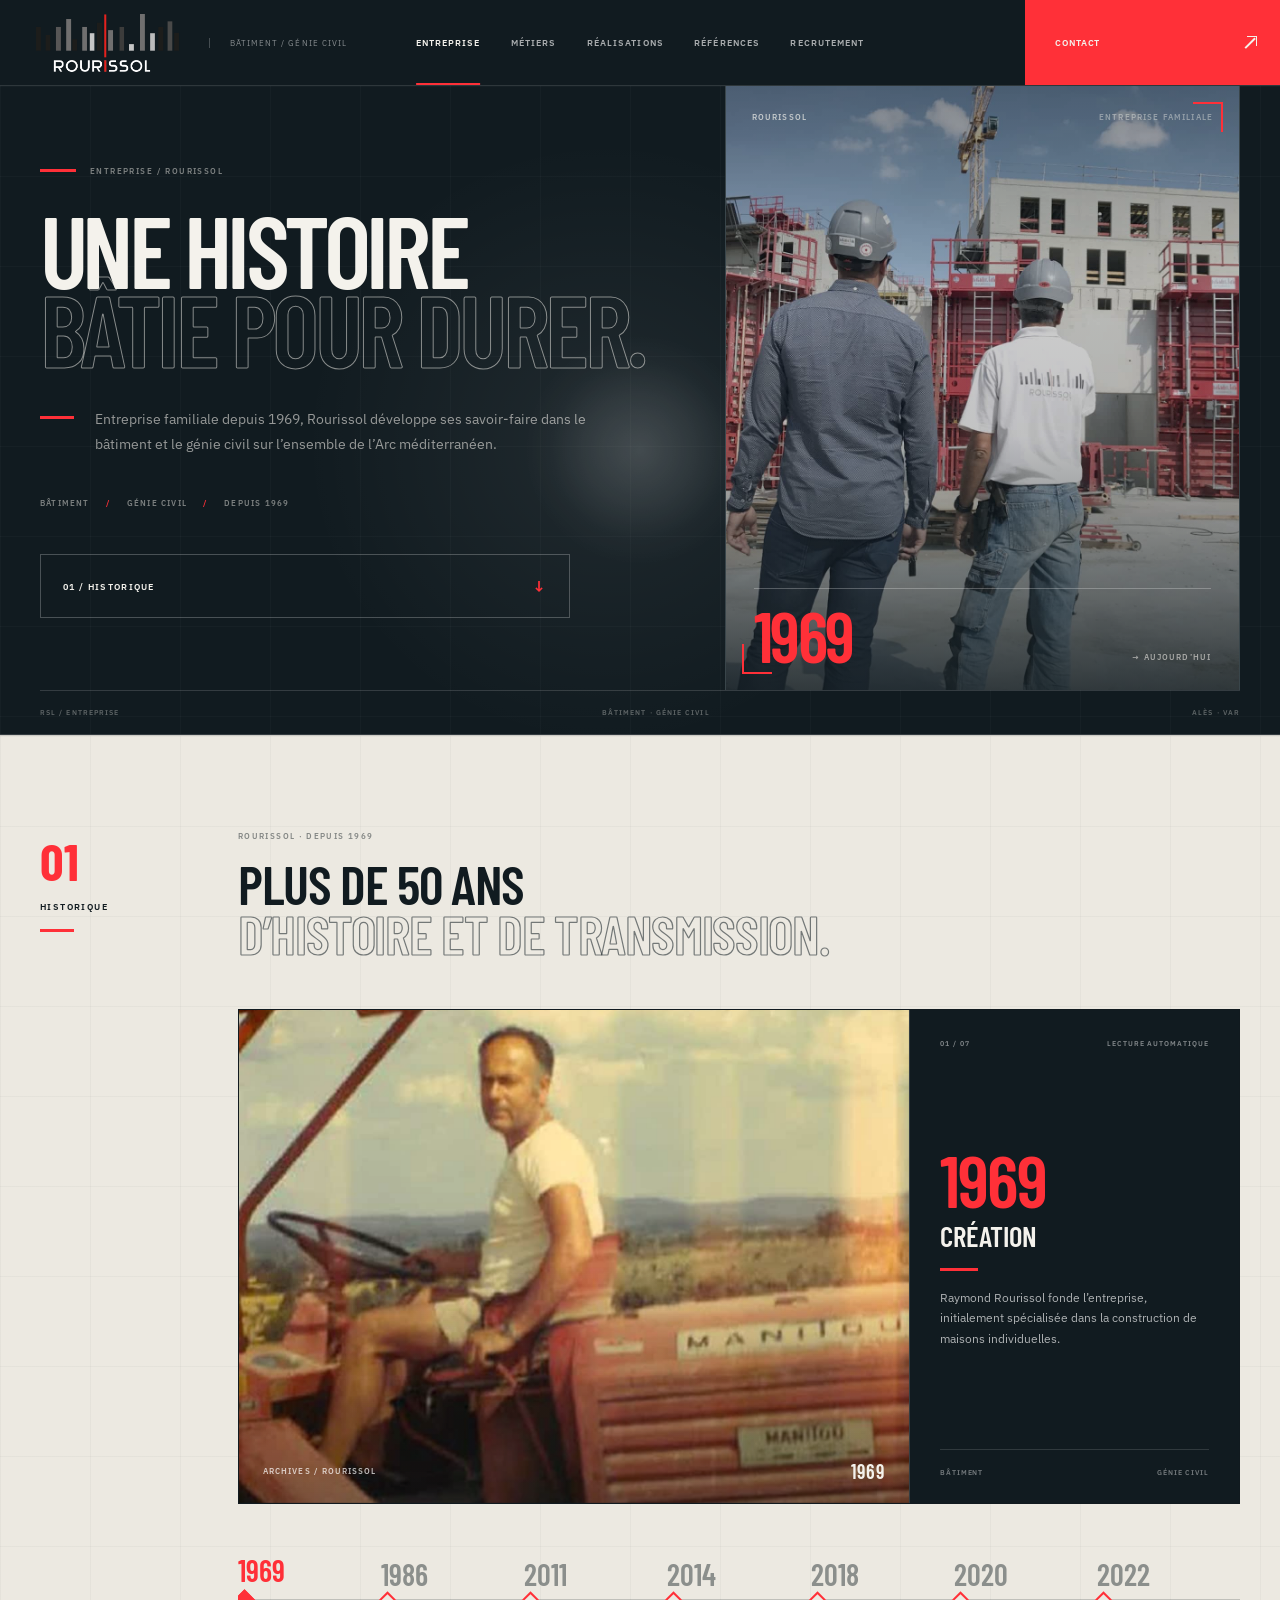
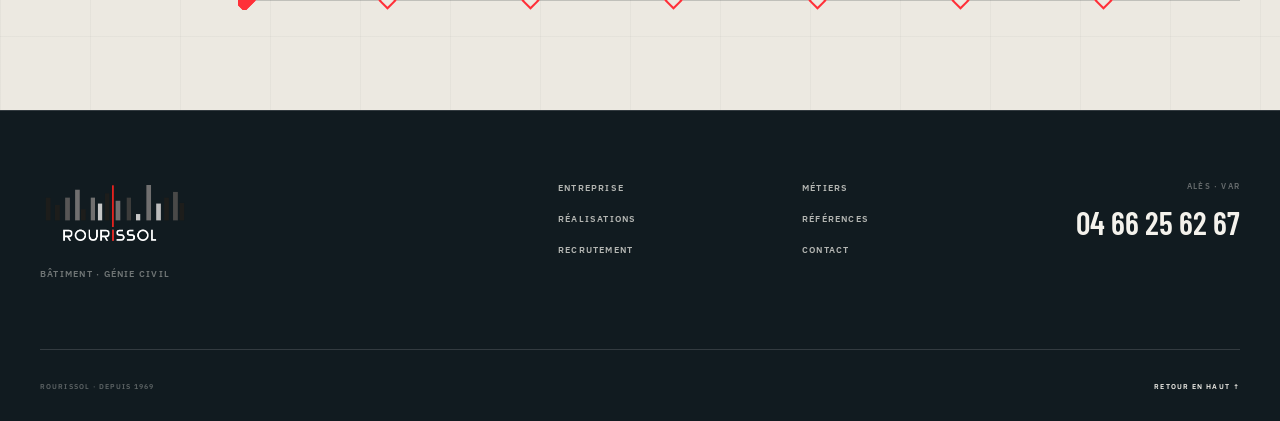
<file: entreprise.html>
<!DOCTYPE html>
<html lang="fr">

<head>

    <meta charset="UTF-8">

    <meta
        name="viewport"
        content="width=device-width, initial-scale=1.0"
    >

    <meta
        name="description"
        content="Découvrez l'histoire de Rourissol, entreprise familiale spécialisée dans le bâtiment et le génie civil depuis 1969."
    >

    <title>L’entreprise — Rourissol</title>


    <!-- =========================================
         FONTS
    ========================================== -->

    <link
        rel="preconnect"
        href="https://fonts.googleapis.com"
    >

    <link
        rel="preconnect"
        href="https://fonts.gstatic.com"
        crossorigin
    >

    <link
        href="https://fonts.googleapis.com/css2?family=Barlow+Condensed:wght@400;500;600;700&family=IBM+Plex+Sans:wght@300;400;500;600&display=swap"
        rel="stylesheet"
    >


    <!-- =========================================
         CSS
    ========================================== -->

    <link
        rel="stylesheet"
        href="css/style.css"
    >

    <link
        rel="stylesheet"
        href="css/entreprise.css"
    >

    <link
        rel="stylesheet"
        href="css/historique.css"
    >

    <link
        rel="stylesheet"
        href="css/historique-dial.css?v=2"
    >

</head>


<body class="page-entreprise">


    <!-- =========================================
         NAVBAR
    ========================================== -->

    <header
        class="navbar is-past-hero"
        id="site-navbar"
    >

        <div class="navbar-left">

            <a
                href="index.html"
                class="logo"
                aria-label="Rourissol — Accueil"
            >

                <img
                    src="images/logo-rourissol.png"
                    alt="Rourissol"
                >

            </a>


            <span class="logo-meta">
                Bâtiment / Génie civil
            </span>

        </div>



        <!-- =========================
             NAVIGATION DESKTOP
        ========================== -->

        <nav
            class="navbar-main-nav"
            aria-label="Navigation principale"
        >

            <a
                href="entreprise.html"
                class="is-active"
                aria-current="page"
            >
                Entreprise
            </a>

            <a href="metiers.html">
                Métiers
            </a>

            <a href="realisations.html">
                Réalisations
            </a>

            <a href="references.html">
                Références
            </a>

            <a href="recrutement.html">
                Recrutement
            </a>

        </nav>



        <!-- =========================
             ACTIONS
        ========================== -->

        <div class="navbar-actions">


            <!-- BURGER TABLETTE / MOBILE -->

            <button
                class="navbar-burger"
                type="button"
                aria-label="Ouvrir le menu"
                aria-expanded="false"
                aria-controls="mobile-nav"
            >

                <span></span>
                <span></span>

            </button>



            <!-- CONTACT DESKTOP -->

            <a
                href="contact.html"
                class="nav-contact"
            >

                <span>
                    Contact
                </span>

                <span aria-hidden="true">
                    ↗
                </span>

            </a>

        </div>

    </header>



    <!-- =========================================
         MENU TABLETTE / MOBILE
    ========================================== -->

    <nav
        class="mobile-nav"
        id="mobile-nav"
        aria-label="Navigation mobile"
    >

        <a
            href="entreprise.html"
            aria-current="page"
        >
            Entreprise
        </a>

        <a href="metiers.html">
            Métiers
        </a>

        <a href="realisations.html">
            Réalisations
        </a>

        <a href="references.html">
            Références
        </a>

        <a href="recrutement.html">
            Recrutement
        </a>


        <a
            href="contact.html"
            class="mobile-nav-contact"
        >

            Contact

            <span class="mobile-nav-contact-arrow">
                ↗
            </span>

        </a>

    </nav>



    <!-- =========================================
         MAIN
    ========================================== -->

    <main>


        <!-- =========================================
             HERO ENTREPRISE
        ========================================== -->

        <section
            class="entreprise-hero"
            id="entreprise"
        >


            <!-- TECHNICAL GRID -->

            <div
                class="entreprise-hero-grid"
                aria-hidden="true"
            ></div>



            <div class="entreprise-hero-inner">


                <!-- =========================
                     CONTENU
                ========================== -->

                <div class="entreprise-hero-content">


                    <div class="entreprise-hero-kicker">

                        <span class="entreprise-hero-kicker-line"></span>

                        <span>
                            ENTREPRISE / ROURISSOL
                        </span>

                    </div>



                    <h1 class="entreprise-hero-title">

                        <span>
                            UNE HISTOIRE
                        </span>

                        <span class="entreprise-hero-title-outline">
                            BÂTIE POUR DURER.
                        </span>

                    </h1>



                    <p class="entreprise-hero-intro">

                        Entreprise familiale depuis 1969,
                        Rourissol développe ses savoir-faire
                        dans le bâtiment et le génie civil
                        sur l’ensemble de l’Arc méditerranéen.

                    </p>



                    <!-- MÉTIERS -->

                    <div class="entreprise-hero-meta">

                        <span>
                            BÂTIMENT
                        </span>

                        <span class="entreprise-hero-meta-separator">
                            /
                        </span>

                        <span>
                            GÉNIE CIVIL
                        </span>

                        <span class="entreprise-hero-meta-separator">
                            /
                        </span>

                        <span>
                            DEPUIS 1969
                        </span>

                    </div>



                    <!-- LIEN VERS HISTORIQUE -->

                    <a
                        href="#historique"
                        class="entreprise-hero-history-link"
                    >

                        <span>
                            01 / HISTORIQUE
                        </span>

                        <span
                            class="entreprise-hero-history-arrow"
                            aria-hidden="true"
                        >
                            ↓
                        </span>

                    </a>

                </div>



                <!-- =========================
                     IMAGE
                ========================== -->

                <div class="entreprise-hero-media">


                    <img
                        src="images/image-presentation.png"
                        alt="Équipe Rourissol sur un chantier"
                    >


                    <div
                        class="entreprise-hero-media-overlay"
                        aria-hidden="true"
                    ></div>



                    <div class="entreprise-hero-media-top">

                        <span>
                            ROURISSOL
                        </span>

                        <span>
                            ENTREPRISE FAMILIALE
                        </span>

                    </div>



                    <div class="entreprise-hero-media-bottom">

                        <span class="entreprise-hero-media-year">
                            1969
                        </span>

                        <span>
                            → AUJOURD’HUI
                        </span>

                    </div>


                    <span
                        class="entreprise-hero-corner entreprise-hero-corner-top"
                        aria-hidden="true"
                    ></span>

                    <span
                        class="entreprise-hero-corner entreprise-hero-corner-bottom"
                        aria-hidden="true"
                    ></span>


                </div>

            </div>



            <!-- =========================
                 BASE HERO
            ========================== -->

            <div class="entreprise-hero-footer">

                <span>
                    RSL / ENTREPRISE
                </span>

                <span>
                    BÂTIMENT · GÉNIE CIVIL
                </span>

                <span>
                    ALÈS · VAR
                </span>

            </div>


        </section>



        <!-- =========================================
             01 — HISTORIQUE
        ========================================== -->

        <section
            class="history-showcase"
            id="historique"
        >


            <div
                class="history-showcase-grid"
                aria-hidden="true"
            ></div>



            <div class="history-showcase-inner">


                <!-- =========================
                     HEADER
                ========================== -->

                <header class="history-showcase-header">


                    <div class="history-section-index">

                        <span class="history-section-number">
                            01
                        </span>

                        <span class="history-section-label">
                            Historique
                        </span>

                    </div>



                    <div class="history-section-heading">

                        <span class="history-eyebrow">
                            ROURISSOL · DEPUIS 1969
                        </span>

                        <h2>

                            PLUS DE 50 ANS

                            <span>
                                D’HISTOIRE ET DE TRANSMISSION.
                            </span>

                        </h2>

                    </div>

                </header>



                <!-- =========================
                     SCÈNE HISTORIQUE
                ========================== -->

                <div class="history-focus">


                    <!-- PHOTO -->

                    <div class="history-media">


                        <img
                            class="history-media-image"
                            src=""
                            alt=""
                        >


                        <div
                            class="history-media-wipe"
                            aria-hidden="true"
                        ></div>



                        <div class="history-media-meta">

                            <span>
                                ARCHIVES / ROURISSOL
                            </span>

                            <span class="history-media-year">
                                1969
                            </span>

                        </div>


                    </div>



                    <!-- TEXTE -->

                    <div class="history-copy">


                        <div class="history-copy-top">

                            <span class="history-counter">
                                01 / 07
                            </span>

                            <span class="history-status">
                                Lecture automatique
                            </span>

                        </div>



                        <div class="history-copy-content">

                            <span class="history-active-year">
                                1969
                            </span>

                            <h3 class="history-active-title">
                                Création
                            </h3>

                            <p class="history-active-text">
                                Raymond Rourissol fonde l’entreprise.
                            </p>

                        </div>



                        <div class="history-copy-bottom">

                            <span>
                                BÂTIMENT
                            </span>

                            <span>
                                GÉNIE CIVIL
                            </span>

                        </div>


                    </div>

                </div>



                <!-- =========================
                     TIMELINE DESKTOP
                ========================== -->

                <div class="history-timeline-wrapper">

                    <div
                        class="history-timeline"
                        role="group"
                        aria-label="Chronologie Rourissol"
                    >


                        <div
                            class="history-timeline-track"
                            aria-hidden="true"
                        >

                            <span class="history-timeline-line"></span>

                            <span class="history-timeline-progress"></span>

                        </div>



                        <div class="history-timeline-dates">

                            <!--
                                Généré automatiquement
                                par historique.js
                            -->

                        </div>


                    </div>

                </div>


                <!--
                    La règle graduée tablette / mobile
                    est générée automatiquement
                    par historique-dial.js.
                -->


            </div>

        </section>


    </main>



    <!-- =========================================
         FOOTER
    ========================================== -->

    <footer class="site-footer">


        <div class="site-footer-inner">


            <div class="site-footer-brand">

                <a
                    href="index.html"
                    class="site-footer-logo"
                    aria-label="Rourissol — Accueil"
                >

                    <img
                        src="images/logo-rourissol.png"
                        alt="Rourissol"
                    >

                </a>


                <p>
                    Bâtiment · Génie civil
                </p>

            </div>



            <nav
                class="site-footer-nav"
                aria-label="Navigation pied de page"
            >

                <a href="entreprise.html">
                    Entreprise
                </a>

                <a href="metiers.html">
                    Métiers
                </a>

                <a href="realisations.html">
                    Réalisations
                </a>

                <a href="references.html">
                    Références
                </a>

                <a href="recrutement.html">
                    Recrutement
                </a>

                <a href="contact.html">
                    Contact
                </a>

            </nav>



            <div class="site-footer-contact">

                <span>
                    ALÈS · VAR
                </span>

                <a href="tel:+33466256267">
                    04 66 25 62 67
                </a>

            </div>


        </div>



        <div class="site-footer-bottom">

            <span>
                ROURISSOL · DEPUIS 1969
            </span>

            <a href="#entreprise">
                RETOUR EN HAUT ↑
            </a>

        </div>


    </footer>



    <!-- =========================================
         SCRIPTS
    ========================================== -->

    <script src="js/script.js"></script>

    <script src="js/historique.js"></script>

    <script src="js/historique-dial.js?v=2"></script>


</body>

</html>
</file>
<file: css/style.css>
/* =========================================================
   VARIABLES
========================================================= */

:root {
    --steel: #1e2b31;
    --steel-deep: #111b20;

    --concrete: #d8d5cc;
    --concrete-light: #ece9e1;

    --signal: #ff3038;
    --signal-dark: #d91f2a;

    --white: #f4f2ec;
    --black: #111416;

    --line-light: rgba(255, 255, 255, 0.22);
    --line-dark: rgba(17, 20, 22, 0.18);

    --navbar-height: 86px;
    --hero-footer-height: 44px;
    --side-nav-width: 165px;
    --project-width: 255px;

    --ease: cubic-bezier(0.22, 1, 0.36, 1);
}


/* =========================================================
   RESET
========================================================= */

* {
    margin: 0;
    padding: 0;
    box-sizing: border-box;
}

html {
    scroll-behavior: smooth;
}

body {
    min-height: 100vh;
    overflow-x: hidden;

    background: var(--steel);

    color: var(--white);

    font-family:
        "IBM Plex Sans",
        sans-serif;
}

a {
    color: inherit;
    text-decoration: none;
}

img,
video {
    display: block;
    width: 100%;
}


/* =========================================================
   HALO GLOBAL
========================================================= */

body::before {
    content: "";

    position: fixed;
    inset: 0;

    z-index: 4;

    pointer-events: none;

    background:
        radial-gradient(
            circle 160px at var(--halo-x, 50%) var(--halo-y, 50%),
            rgba(255, 255, 255, 0.16) 0%,
            rgba(255, 255, 255, 0.08) 35%,
            rgba(255, 255, 255, 0.025) 55%,
            transparent 72%
        );

    mix-blend-mode: screen;
}


/* =========================================================
   OPENING
========================================================= */

.opening {
    position: fixed;
    inset: 0;

    z-index: 9999;

    overflow: hidden;

    background: var(--steel-deep);
    color: var(--white);

    pointer-events: none;

    clip-path: inset(0 0 0 0);

    will-change: clip-path, opacity;

    animation:
        openingReveal 1.2s var(--ease) 1.9s forwards,
        openingRemove 0.01s linear 3.62s forwards;
}


/* =========================================================
   OPENING GRID
========================================================= */

.opening-grid {
    position: absolute;
    inset: 0;

    opacity: 0;

    background-image:
        linear-gradient(
            rgba(255, 255, 255, 0.055) 1px,
            transparent 1px
        ),
        linear-gradient(
            90deg,
            rgba(255, 255, 255, 0.055) 1px,
            transparent 1px
        );

    background-size: 70px 70px;

    animation:
        gridReveal
        0.8s
        ease
        0.1s
        forwards;
}


/* =========================================================
   OPENING CORNERS
========================================================= */

.opening-corner {
    width: 35px;
    height: 35px;

    position: absolute;

    z-index: 3;

    opacity: 0;

    animation:
        cornerReveal
        0.5s
        ease
        0.35s
        forwards;
}

.opening-corner-tl {
    top: 35px;
    left: 35px;

    border-top:
        2px solid
        rgba(255, 255, 255, 0.5);

    border-left:
        2px solid
        rgba(255, 255, 255, 0.5);
}

.opening-corner-tr {
    top: 35px;
    right: 35px;

    border-top:
        2px solid
        rgba(255, 255, 255, 0.5);

    border-right:
        2px solid
        rgba(255, 255, 255, 0.5);
}

.opening-corner-bl {
    bottom: 35px;
    left: 35px;

    border-bottom:
        2px solid
        rgba(255, 255, 255, 0.5);

    border-left:
        2px solid
        rgba(255, 255, 255, 0.5);
}

.opening-corner-br {
    right: 35px;
    bottom: 35px;

    border-right:
        2px solid
        rgba(255, 255, 255, 0.5);

    border-bottom:
        2px solid
        rgba(255, 255, 255, 0.5);
}


/* =========================================================
   OPENING TOP
========================================================= */

.opening-top {
    position: absolute;

    top: 40px;
    left: 50%;

    width: calc(100% - 160px);

    z-index: 3;

    display: flex;
    justify-content: space-between;

    transform: translateX(-50%);

    opacity: 0;

    font-size: 0.55rem;
    font-weight: 500;

    text-transform: uppercase;
    letter-spacing: 0.16em;

    animation:
        simpleReveal
        0.6s
        ease
        0.4s
        forwards;
}


/* =========================================================
   OPENING CONTENT
========================================================= */

.opening-content {
    width: min(900px, 82%);

    position: absolute;

    top: 50%;
    left: 50%;

    z-index: 5;

    transform: translate(-50%, -50%);
}

.opening-reference {
    display: block;

    margin-bottom: 15px;

    opacity: 0;

    font-size: 0.55rem;
    font-weight: 500;

    letter-spacing: 0.15em;

    animation:
        simpleReveal
        0.6s
        ease
        0.4s
        forwards;
}

.opening-brand-mask {
    overflow: hidden;

    display: flex;
    justify-content: center;
}

.opening-logo {
    width: clamp(280px, 38vw, 580px);
    height: auto;

    opacity: 0;

    transform: translateY(70px);

    animation:
        logoReveal
        1s
        var(--ease)
        0.5s
        forwards;
}


/* =========================================================
   OPENING RULE
========================================================= */

.opening-rule {
    width: 100%;
    height: 2px;

    margin-top: 35px;

    overflow: hidden;

    background:
        rgba(255, 255, 255, 0.12);
}

.opening-rule span {
    display: block;

    width: 0;
    height: 100%;

    background: var(--signal);

    animation:
        ruleDraw
        0.9s
        var(--ease)
        1s
        forwards;
}


/* =========================================================
   OPENING META
========================================================= */

.opening-meta {
    margin-top: 15px;

    display: flex;
    justify-content: space-between;

    opacity: 0;

    font-family:
        "Barlow Condensed",
        sans-serif;

    font-size: 0.78rem;
    font-weight: 600;

    letter-spacing: 0.1em;

    animation:
        simpleReveal
        0.5s
        ease
        1.25s
        forwards;
}


/* =========================================================
   OPENING COORDINATES
========================================================= */

.opening-coordinates {
    position: absolute;

    left: 40px;
    bottom: 45px;

    z-index: 4;

    display: flex;

    gap: 20px;

    opacity: 0;

    font-size: 0.52rem;

    letter-spacing: 0.12em;

    animation:
        simpleReveal
        0.5s
        ease
        0.7s
        forwards;
}


/* =========================================================
   OPENING SHUTTER
========================================================= */

.opening-shutter {
    position: absolute;
    inset: 0;

    z-index: 10;

    background: var(--steel-deep);

    transform: translateY(100%);

    will-change: transform;

    animation:
        shutterReveal
        0.8s
        var(--ease)
        1.85s
        forwards;
}


/* =========================================================
   OPENING KEYFRAMES
========================================================= */

@keyframes gridReveal {
    to {
        opacity: 1;
    }
}

@keyframes cornerReveal {
    from {
        opacity: 0;
        transform: scale(0.75);
    }

    to {
        opacity: 1;
        transform: scale(1);
    }
}

@keyframes simpleReveal {
    from {
        opacity: 0;
        transform: translateY(10px);
    }

    to {
        opacity: 1;
        transform: translateY(0);
    }
}

@keyframes logoReveal {
    to {
        opacity: 1;
        transform: translateY(0);
    }
}

@keyframes ruleDraw {
    to {
        width: 100%;
    }
}

@keyframes shutterReveal {
    from {
        transform: translateY(100%);
    }

    to {
        transform: translateY(0);
    }
}

@keyframes openingReveal {
    from {
        clip-path: inset(0 0 0 0);
    }

    to {
        clip-path: inset(0 0 100% 0);
    }
}

@keyframes openingRemove {
    to {
        visibility: hidden;
        opacity: 0;
    }
}


/* =========================================================
   NAVBAR
========================================================= */

.navbar {
    width: 100%;
    min-height: var(--navbar-height);

    position: absolute;

    top: 0;
    left: 0;

    z-index: 100;

    display: grid;

    grid-template-columns:
        1fr
        auto;

    align-items: stretch;

    border-bottom:
        1px solid
        var(--line-light);

    opacity: 0;

    animation:
        heroReveal
        0.8s
        var(--ease)
        2.65s
        forwards;
}


/* =========================================================
   NAVBAR LEFT
========================================================= */

.navbar-left {
    padding:
        0
        35px;

    display: flex;

    align-items: center;

    gap: 20px;
}

.logo {
    width: 155px;

    display: flex;
    align-items: center;

    flex-shrink: 0;
}

.logo img {
    width: 100%;
    height: auto;

    object-fit: contain;
}

.logo-meta {
    padding-left: 20px;

    border-left:
        1px solid
        var(--line-light);

    font-size: 0.5rem;

    text-transform: uppercase;

    letter-spacing: 0.13em;

    color:
        rgba(255, 255, 255, 0.5);
}


/* =========================================================
   NAVBAR CONTACT
========================================================= */

.nav-contact {
    width: var(--project-width);
    min-width: var(--project-width);
    padding:
        0
        30px;

    display: flex;

    justify-content: space-between;
    align-items: center;

    gap: 25px;

    background: var(--signal);

    color: var(--white);

    font-size: 0.57rem;
    font-weight: 600;

    text-transform: uppercase;

    letter-spacing: 0.1em;

    transition:
        background
        0.25s ease;
}

.nav-contact:hover {
    background: var(--signal-dark);
}


/* =========================================================
   HERO
========================================================= */

.hero {
    min-height: 100vh;

    position: relative;

    overflow: hidden;

    background: var(--steel-deep);

    color: var(--white);
}


/* =========================================================
   HERO VIDEO
========================================================= */

.hero-media {
    position: absolute;
    inset: 0;

    z-index: 0;

    overflow: hidden;
}

.hero-media video {
    width: 100%;
    height: 100%;

    object-fit: cover;

    opacity: 0;

    transform: scale(1.06);

    will-change:
        transform,
        opacity;

    animation:
        heroVideoReveal
        1.8s
        var(--ease)
        2.15s
        forwards;
}


/* =========================================================
   HERO OVERLAY
========================================================= */

.hero-overlay {
    position: absolute;
    inset: 0;

    z-index: 1;

    background:
        linear-gradient(
            90deg,
            rgba(17, 27, 32, 0.94) 0%,
            rgba(17, 27, 32, 0.74) 45%,
            rgba(17, 27, 32, 0.35) 100%
        ),
        linear-gradient(
            to top,
            rgba(10, 15, 18, 0.82) 0%,
            transparent 52%
        );
}


/* =========================================================
   TECHNICAL GRID
========================================================= */

.technical-grid {
    position: absolute;
    inset: 0;

    z-index: 2;

    pointer-events: none;

    background-image:
        linear-gradient(
            rgba(255, 255, 255, 0.055) 1px,
            transparent 1px
        ),
        linear-gradient(
            90deg,
            rgba(255, 255, 255, 0.055) 1px,
            transparent 1px
        );

    background-size:
        80px
        80px;
}


/* =========================================================
   HERO RAILS
========================================================= */

.hero-rail {
    position: absolute;

    top: var(--navbar-height);
    bottom: 0;

    z-index: 3;

    width: 1px;

    background: var(--line-light);

    pointer-events: none;
}

.hero-rail-left {
    left: var(--side-nav-width);
}

.hero-rail-right {
    right: var(--project-width);
}


/* =========================================================
   HERO LAYOUT
========================================================= */

.hero-layout {
    min-height: 100vh;

    position: relative;

    z-index: 5;

    display: grid;

    grid-template-columns:
        var(--side-nav-width)
        minmax(0, 1fr)
        var(--project-width);

    padding-top:
        var(--navbar-height);
}


/* =========================================================
   HERO SIDE NAV
========================================================= */

.hero-side-nav {
    width: var(--side-nav-width);

    height:
        calc(
            100vh
            - var(--navbar-height)
            - var(--hero-footer-height)
        );

    align-self: start;

    padding: 0;

    display: flex;

    flex-direction: column;

    justify-content: center;

    background:
        rgba(8, 16, 20, 0.32);

    /*
       Pas de border-right ici :
       la ligne verticale unique est .hero-rail-left.
       Ça évite le petit décalage de 1 px.
    */

    backdrop-filter:
        blur(3px);

    -webkit-backdrop-filter:
        blur(3px);

    opacity: 0;

    animation:
        heroReveal
        0.8s
        var(--ease)
        2.7s
        forwards;
}


/* =========================================================
   HERO SIDE NAV LINKS
========================================================= */

.hero-side-nav a {
    min-height: 92px;

    padding:
        18px
        10px;

    position: relative;

    display: flex;

    flex-direction: column;

    justify-content: center;
    align-items: center;

    gap: 7px;

    text-align: center;

    border-bottom:
        1px solid
        rgba(255, 255, 255, 0.12);

    color:
        rgba(255, 255, 255, 0.72);

    font-size: 0.62rem;
    font-weight: 600;

    text-transform: uppercase;

    letter-spacing: 0.12em;

    transition:
        color 0.25s ease,
        background 0.25s ease;
}

.hero-side-nav a:first-child {
    border-top:
        1px solid
        rgba(255, 255, 255, 0.12);
}

.hero-side-nav a span {
    font-family:
        "Barlow Condensed",
        sans-serif;

    font-size: 1.25rem;
    font-weight: 600;

    line-height: 1;

    color: var(--signal);
}

.hero-side-nav a::before {
    content: "";

    width: 3px;
    height: 0;

    position: absolute;

    top: 50%;
    left: 0;

    background: var(--signal);

    transform: translateY(-50%);

    transition:
        height
        0.3s
        var(--ease);
}

.hero-side-nav a:hover {
    color: var(--white);

    background:
        rgba(255, 255, 255, 0.055);
}

.hero-side-nav a:hover::before {
    height: 100%;
}


/* =========================================================
   HERO CONTENT
========================================================= */

.hero-content {
    align-self: end;

    padding:
        80px
        6vw
        145px;
}


/* =========================================================
   HERO TOP LINE
========================================================= */

.hero-topline {
    margin-bottom: 30px;

    display: flex;

    gap: 30px;

    opacity: 0;

    font-size: 0.52rem;
    font-weight: 500;

    letter-spacing: 0.13em;

    animation:
        heroReveal
        0.8s
        var(--ease)
        2.65s
        forwards;
}

.hero-topline span:not(:last-child)::after {
    content: " / ";

    margin-left: 30px;

    color: var(--signal);
}


/* =========================================================
   HERO TITLE
========================================================= */

.hero-title {
    font-family:
        "Barlow Condensed",
        sans-serif;

    font-size:
        clamp(
            5.8rem,
            11vw,
            11rem
        );

    font-weight: 600;

    line-height: 0.72;

    letter-spacing: -0.04em;

    text-transform: uppercase;
}

.title-line {
    display: block;

    overflow: hidden;
}

.title-line > span {
    display: block;

    transform:
        translateY(
            110%
        );

    animation:
        titleReveal
        1.1s
        var(--ease)
        forwards;
}

.title-line:nth-child(1) > span {
    animation-delay: 2.4s;
}

.title-line:nth-child(2) > span {
    animation-delay: 2.55s;
}

.title-line:nth-child(3) > span {
    animation-delay: 2.7s;
}

.title-line-outline {
    color: transparent;

    -webkit-text-stroke:
        1.5px
        rgba(255, 255, 255, 0.72);
}


/* =========================================================
   HERO BOTTOM
========================================================= */

.hero-bottom {
    margin-top: 55px;

    display: grid;

    grid-template-columns:
        minmax(
            260px,
            430px
        )
        auto;

    align-items: end;

    gap: 60px;

    opacity: 0;

    animation:
        heroReveal
        0.9s
        var(--ease)
        2.95s
        forwards;
}


/* =========================================================
   HERO DESCRIPTION
========================================================= */

.hero-description {
    display: grid;

    grid-template-columns:
        50px
        1fr;

    align-items: start;

    gap: 20px;
}

.hero-description-line {
    width: 50px;
    height: 3px;

    margin-top: 8px;

    background: var(--signal);
}

.hero-description p {
    font-size: 0.78rem;

    line-height: 1.8;

    color:
        rgba(255, 255, 255, 0.7);
}


/* =========================================================
   HERO CTA
========================================================= */

.hero-cta {
    min-width: 240px;
    min-height: 58px;

    padding:
        0
        22px;

    display: flex;

    align-items: center;
    justify-content: space-between;

    border:
        1px solid
        rgba(255, 255, 255, 0.42);

    font-size: 0.58rem;
    font-weight: 600;

    text-transform: uppercase;

    letter-spacing: 0.1em;

    transition:
        background 0.25s ease,
        color 0.25s ease;
}

.hero-cta:hover {
    background: var(--white);

    color: var(--steel-deep);
}

.hero-cta-arrow {
    font-size: 1rem;
}

/* =========================================================
   COMPANY
========================================================= */

.company {
    position: relative;

    overflow: hidden;

    padding:
        130px
        6vw
        150px;

    background:
        var(--concrete-light);

    color:
        var(--steel-deep);
}


/* =========================================================
   COMPANY GRID
========================================================= */

.company-grid {
    position: absolute;
    inset: 0;

    pointer-events: none;

    opacity: 0.7;

    background-image:
        linear-gradient(
            rgba(17, 27, 32, 0.055) 1px,
            transparent 1px
        ),
        linear-gradient(
            90deg,
            rgba(17, 27, 32, 0.055) 1px,
            transparent 1px
        );

    background-size:
        80px
        80px;
}


/* =========================================================
   COMPANY HEADER
========================================================= */

.company-header {
    position: relative;

    z-index: 1;

    display: grid;

    grid-template-columns:
        120px
        minmax(0, 1.2fr)
        minmax(280px, 0.65fr);

    gap: 60px;

    align-items: start;
}


/* =========================================================
   COMPANY INDEX
========================================================= */

.company-index {
    display: flex;

    flex-direction: column;

    gap: 8px;
}


.company-index span {
    font-family:
        "Barlow Condensed",
        sans-serif;

    font-size: 2rem;
    font-weight: 600;

    color:
        var(--signal);
}


.company-index p {
    font-size: 0.54rem;
    font-weight: 600;

    text-transform: uppercase;

    letter-spacing: 0.15em;
}


/* =========================================================
   COMPANY HEADING
========================================================= */

.company-kicker {
    display: block;

    margin-bottom: 28px;

    font-size: 0.55rem;
    font-weight: 600;

    letter-spacing: 0.16em;

    color:
        rgba(17, 27, 32, 0.55);
}


.company-heading h2 {
    max-width: 750px;

    font-family:
        "Barlow Condensed",
        sans-serif;

    font-size:
        clamp(
            5rem,
            8vw,
            9rem
        );

    font-weight: 600;

    line-height: 0.78;

    letter-spacing: -0.035em;

    text-transform: uppercase;
}


.company-heading h2 span {
    display: block;

    color: transparent;

    -webkit-text-stroke:
        1.5px
        rgba(17, 27, 32, 0.55);
}


/* =========================================================
   COMPANY INTRO
========================================================= */

.company-intro {
    padding-top: 45px;

    display: flex;

    flex-direction: column;

    gap: 24px;
}


.company-intro p {
    font-size: 0.82rem;

    line-height: 1.9;

    color:
        rgba(17, 27, 32, 0.68);
}


/* =========================================================
   COMPANY STATS
========================================================= */

.company-stats {
    position: relative;

    z-index: 1;

    margin-top: 110px;

    display: grid;

    grid-template-columns:
        repeat(4, 1fr);

    border-top:
        1px solid
        rgba(17, 27, 32, 0.2);

    border-bottom:
        1px solid
        rgba(17, 27, 32, 0.2);
}


.company-stat {
    min-height: 190px;

    padding:
        35px
        30px;

    display: flex;

    flex-direction: column;

    justify-content: space-between;

    border-right:
        1px solid
        rgba(17, 27, 32, 0.16);
}


.company-stat:first-child {
    border-left:
        1px solid
        rgba(17, 27, 32, 0.16);
}


.stat-value {
    font-family:
        "Barlow Condensed",
        sans-serif;

    font-size:
        clamp(
            3.8rem,
            5vw,
            6rem
        );

    font-weight: 600;

    line-height: 1;

    color:
        var(--signal);
}


.stat-label {
    font-size: 0.55rem;
    font-weight: 600;

    text-transform: uppercase;

    letter-spacing: 0.14em;

    color:
        rgba(17, 27, 32, 0.62);
}


/* =========================================================
   HISTORY
========================================================= */

.history {
    position: relative;

    z-index: 1;

    margin-top: 150px;
}


.history-heading {
    margin-bottom: 70px;

    display: flex;

    align-items: center;

    justify-content: space-between;
}


.history-heading span {
    font-family:
        "Barlow Condensed",
        sans-serif;

    font-size: 3rem;
    font-weight: 600;

    text-transform: uppercase;
}


.history-heading p {
    font-size: 0.55rem;

    text-transform: uppercase;

    letter-spacing: 0.14em;

    color:
        rgba(17, 27, 32, 0.5);
}


/* =========================================================
   HISTORY LINE
========================================================= */

.history-line {
    position: relative;

    display: grid;

    grid-template-columns:
        repeat(7, minmax(180px, 1fr));

    overflow-x: auto;

    scrollbar-width: none;
}


.history-line::-webkit-scrollbar {
    display: none;
}


.history-line::before {
    content: "";

    position: absolute;

    top: 61px;
    left: 0;
    right: 0;

    height: 1px;

    background:
        rgba(17, 27, 32, 0.25);
}


/* =========================================================
   HISTORY ITEM
========================================================= */

.history-item {
    min-width: 180px;

    position: relative;

    padding-right: 30px;
}


.history-year {
    display: block;

    margin-bottom: 27px;

    font-family:
        "Barlow Condensed",
        sans-serif;

    font-size: 2.3rem;
    font-weight: 600;

    line-height: 1;

    transition:
        color
        0.3s ease;
}


.history-point {
    width: 11px;
    height: 11px;

    position: relative;

    z-index: 2;

    display: block;

    margin-bottom: 35px;

    border:
        2px solid
        var(--signal);

    background:
        var(--concrete-light);

    transform:
        rotate(
            45deg
        );

    transition:
        background 0.3s ease,
        transform 0.3s var(--ease);
}


/* =========================================================
   HISTORY CONTENT
========================================================= */

.history-content {
    padding-top: 5px;
}


.history-number {
    display: block;

    margin-bottom: 14px;

    font-size: 0.48rem;

    letter-spacing: 0.12em;

    color:
        var(--signal);
}


.history-content h3 {
    margin-bottom: 15px;

    font-family:
        "Barlow Condensed",
        sans-serif;

    font-size: 1.25rem;
    font-weight: 600;

    line-height: 1;

    text-transform: uppercase;
}


.history-content p {
    max-width: 190px;

    font-size: 0.67rem;

    line-height: 1.7;

    color:
        rgba(17, 27, 32, 0.62);
}


/* =========================================================
   HISTORY HOVER
========================================================= */

.history-item:hover
.history-year {
    color:
        var(--signal);
}


.history-item:hover
.history-point {
    background:
        var(--signal);

    transform:
        rotate(
            45deg
        )
        scale(
            1.35
        );
}


/* =========================================================
   COMPANY TABLET
========================================================= */

@media (max-width: 1050px) {

    .company {
        padding:
            110px
            6vw;
    }


    .company-header {
        grid-template-columns:
            90px
            1fr;

        gap: 40px;
    }


    .company-intro {
        grid-column:
            2;

        max-width: 580px;

        padding-top: 0;
    }


    .company-stats {
        grid-template-columns:
            repeat(2, 1fr);
    }


    .company-stat:nth-child(2) {
        border-right: 0;
    }


    .history {
        margin-top: 110px;
    }

}


/* =========================================================
   COMPANY MOBILE
========================================================= */

@media (max-width: 650px) {

    .company {
        padding:
            85px
            6%
            100px;
    }


    .company-header {
        display: block;
    }


    .company-index {
        margin-bottom: 45px;
    }


    .company-heading h2 {
        font-size:
            clamp(
                4.2rem,
                18vw,
                6.2rem
            );
    }


    .company-intro {
        margin-top: 45px;

        padding: 0;
    }


    .company-stats {
        margin-top: 75px;

        grid-template-columns:
            1fr
            1fr;
    }


    .company-stat {
        min-height: 145px;

        padding:
            25px
            18px;
    }


    .stat-value {
        font-size: 3.2rem;
    }


    .history {
        margin-top: 90px;
    }


    .history-heading {
        margin-bottom: 50px;

        display: block;
    }


    .history-heading p {
        margin-top: 10px;
    }


    .history-line {
        grid-template-columns:
            repeat(7, 210px);
    }

}

/* =========================================================
   PROJECT ASIDE
========================================================= */

.hero-project {
    position: relative;

    /*
       Fallback vh + dvh moderne.
       La fiche s'arrête juste au-dessus du footer du hero.
    */
    height:
        calc(
            100vh
            - var(--navbar-height)
            - var(--hero-footer-height)
        );

    height:
        calc(
            100dvh
            - var(--navbar-height)
            - var(--hero-footer-height)
        );

    min-height: 0;

    align-self: start;

    overflow: hidden;

    display: grid;

    /*
       1 = infos
       2 = image flexible
       3 = bouton toujours visible
    */
    grid-template-rows:
        auto
        minmax(0, 1fr)
        58px;

    background:
        rgba(8, 16, 20, 0.92);

    opacity: 0;

    animation:
        heroReveal
        0.9s
        var(--ease)
        2.85s
        forwards;
}


/* =========================================================
   PROJECT CONTENT
========================================================= */

.hero-project-content {
    min-height: 0;

    padding:
        30px
        28px
        24px;

    position: relative;

    z-index: 2;

    display: flex;
    flex-direction: column;
}


.project-label {
    display: block;

    margin-bottom: 16px;

    font-size: 0.48rem;
    font-weight: 500;

    text-transform: uppercase;
    letter-spacing: 0.14em;

    color:
        rgba(
            255,
            255,
            255,
            0.48
        );
}


.project-number {
    margin: 0;

    font-family:
        "Barlow Condensed",
        sans-serif;

    font-size: 3.7rem;
    font-weight: 600;

    line-height: 0.95;

    letter-spacing: -0.03em;

    color:
        var(--signal);
}


.project-separator {
    width: 100%;
    height: 1px;

    margin:
        22px
        0;

    background:
        var(--line-light);
}


.hero-project h2 {
    margin: 0;

    font-family:
        "Barlow Condensed",
        sans-serif;

    font-size: 2rem;
    font-weight: 600;

    line-height: 0.82;

    text-transform: uppercase;

    color:
        var(--white);
}


.project-meta {
    margin-top: 26px;

    display: flex;
    justify-content: space-between;

    gap: 16px;

    font-size: 0.48rem;
    font-weight: 500;

    text-transform: uppercase;
    letter-spacing: 0.11em;

    color:
        rgba(
            255,
            255,
            255,
            0.5
        );
}


/* =========================================================
   PROJECT IMAGE
========================================================= */

.hero-project-bg {
    width: 100%;
    min-height: 0;

    position: relative;

    overflow: hidden;

    margin: 0;
    padding: 0;

    background:
        rgba(8, 16, 20, 0.96);
}


.project-image-slider {
    position: absolute;
    inset: 0;

    width: 100%;
    height: 100%;

    overflow: hidden;
}


.project-image-slider img {
    width: 100%;
    height: 100%;

    display: block;

    object-fit: cover;
    object-position: center;

    filter:
        brightness(0.68)
        saturate(0.8)
        contrast(1.05);

    transform:
        scale(
            1
        );

    transition:
        transform
        0.8s
        var(--ease);
}


.hero-project:hover
.project-image-slider img {
    transform:
        scale(
            1.04
        );
}


/* =========================================================
   PROJECT LINK — SOUS L'IMAGE
========================================================= */

.project-link {
    width: 100%;
    height: 58px;

    min-height: 58px;

    margin: 0;
    padding:
        0
        28px;

    display: flex;

    align-items: center;
    justify-content: space-between;

    gap: 20px;

    background:
        var(--signal);

    border-top:
        1px solid
        rgba(
            255,
            255,
            255,
            0.14
        );

    color:
        var(--white);

    font-size: 0.52rem;
    font-weight: 600;

    text-transform: uppercase;
    letter-spacing: 0.12em;

    transition:
        background
        0.3s ease,
        padding-left
        0.3s
        var(--ease);
}


.project-link span:last-child {
    font-size: 0.9rem;

    transition:
        transform
        0.3s
        var(--ease);
}


.project-link:hover {
    padding-left: 32px;

    background:
        var(--signal-dark);
}


.project-link:hover
span:last-child {
    transform:
        translate(
            3px,
            -3px
        );
}


/* =========================================================
   RESPONSIVE EN HAUTEUR — DESKTOP
========================================================= */

/*
   Quand DevTools est ouvert en bas ou sur un écran peu haut,
   on compacte les infos au lieu de faire disparaître
   l'image ou le bouton.
*/

@media (min-width: 1051px) and (max-height: 780px) {

    .hero-project {
        grid-template-rows:
            auto
            minmax(0, 1fr)
            50px;
    }

    .hero-project-content {
        padding:
            18px
            22px
            14px;
    }

    .project-label {
        margin-bottom: 8px;

        font-size: 0.42rem;
    }

    .project-number {
        font-size: 3rem;
    }

    .project-separator {
        margin:
            13px
            0;
    }

    .hero-project h2 {
        font-size: 1.65rem;
    }

    .project-meta {
        margin-top: 13px;

        font-size: 0.43rem;
    }

    .project-link {
        height: 50px;
        min-height: 50px;

        padding:
            0
            22px;
    }
}


@media (min-width: 1051px) and (max-height: 620px) {

    .hero-project {
        grid-template-rows:
            auto
            minmax(0, 1fr)
            44px;
    }

    .hero-project-content {
        padding:
            12px
            18px
            10px;
    }

    .project-label {
        margin-bottom: 5px;

        font-size: 0.38rem;
    }

    .project-number {
        font-size: 2.5rem;
    }

    .project-separator {
        margin:
            9px
            0;
    }

    .hero-project h2 {
        font-size: 1.4rem;
        line-height: 0.86;
    }

    .project-meta {
        margin-top: 9px;

        font-size: 0.38rem;
    }

    .project-link {
        height: 44px;
        min-height: 44px;

        padding:
            0
            18px;

        font-size: 0.46rem;
    }
}


/* =========================================================
   HERO FOOTER
========================================================= */

.hero-footer-line {
    min-height: var(--hero-footer-height);

    position: absolute;

    left: var(--side-nav-width);
    right: 0;
    bottom: 0;

    z-index: 8;

    padding:
        0
        28px;

    display: grid;

    grid-template-columns:
        1fr
        1fr
        1fr;

    align-items: center;

    border-top:
        1px solid
        var(--line-light);

    font-size: 0.46rem;

    letter-spacing: 0.12em;

    opacity: 0;

    animation:
        heroReveal
        0.7s
        ease
        3.1s
        forwards;
}

.hero-footer-center {
    text-align: center;
}

.hero-footer-line span:last-child {
    text-align: right;
}


/* =========================================================
   HERO KEYFRAMES
========================================================= */

@keyframes heroVideoReveal {
    to {
        opacity: 1;

        transform:
            scale(
                1
            );
    }
}

@keyframes heroReveal {
    from {
        opacity: 0;

        transform:
            translateY(
                18px
            );
    }

    to {
        opacity: 1;

        transform:
            translateY(
                0
            );
    }
}

@keyframes titleReveal {
    to {
        transform:
            translateY(
                0
            );
    }
}


/* =========================================================
   TABLET
========================================================= */

@media (max-width: 1050px) {

    :root {
        --side-nav-width: 125px;
    }

    .logo-meta {
        display: none;
    }

    .navbar-left {
        padding:
            0
            25px;
    }

    .hero-layout {
        grid-template-columns:
            var(--side-nav-width)
            1fr;
    }

    .hero-project {
        display: none;
    }

    .hero-rail-right {
        display: none;
    }

    .hero-side-nav a {
        min-height: 82px;

        padding:
            15px
            8px;

        font-size: 0.54rem;
    }

    .hero-side-nav a span {
        font-size: 1.05rem;
    }

    .hero-content {
        padding-left: 5vw;
        padding-right: 5vw;
    }
}


/* =========================================================
   MOBILE
========================================================= */

@media (max-width: 650px) {

    :root {
        --navbar-height: 72px;
        --side-nav-width: 0px;
    }

    .navbar {
        min-height:
            var(--navbar-height);
    }

    .navbar-left {
        min-width: 0;

        padding:
            0
            20px;
    }

    .logo {
        width: 125px;
    }

    .nav-contact {
        min-width: 105px;

        padding:
            0
            18px;
    }

    .hero-layout {
        display: block;

        padding-top:
            var(--navbar-height);
    }

    .hero-side-nav,
    .hero-rail {
        display: none;
    }

    .hero-content {
        min-height:
            calc(
                100dvh
                - var(--navbar-height)
            );
    
        padding:
            70px
            6%
            90px;
    
        display: flex;
    
        flex-direction: column;
    
        justify-content: center;
    }

    .hero-topline {
        flex-wrap: wrap;

        gap:
            7px
            12px;
    }

    .hero-topline span:not(:last-child)::after {
        margin-left: 12px;
    }

    .hero-title {
        width: 100%;
    
        font-size:
            clamp(
                3.8rem,
                19vw,
                6rem
            );
    
        line-height: 0.76;
    
        letter-spacing: -0.045em;
    }

    .hero-title .title-line {
        width: 100%;
    }

    .hero-bottom {
        grid-template-columns:
            1fr;

        gap: 30px;

        margin-top: 40px;
    }

    .hero-cta {
        width: 100%;
    }

    .hero-footer-line {
        left: 0;

        padding:
            0
            6%;

        grid-template-columns:
            1fr
            auto;
    }

    .hero-footer-center {
        display: none;
    }

    /* =========================================================
   OPENING — MOBILE
========================================================= */

.opening {
    width: 100%;
    height: 100dvh;

    inset: 0;

    overflow: hidden;
}


/* grille un peu plus adaptée au téléphone */

.opening-grid {
    background-size:
        70px
        70px;
}


/* =========================================================
   CORNERS
========================================================= */

.opening-corner {
    width: 28px;
    height: 28px;
}


.opening-corner-tl {
    top:
        max(
            24px,
            env(safe-area-inset-top)
        );

    left: 24px;
}


.opening-corner-tr {
    top:
        max(
            24px,
            env(safe-area-inset-top)
        );

    right: 24px;
}


.opening-corner-bl {
    left: 24px;

    bottom:
        max(
            24px,
            env(safe-area-inset-bottom)
        );
}


.opening-corner-br {
    right: 24px;

    bottom:
        max(
            24px,
            env(safe-area-inset-bottom)
        );
}


/* =========================================================
   TOP
========================================================= */

.opening-top {
    width: auto;

    top:
        max(
            28px,
            calc(env(safe-area-inset-top) + 8px)
        );

    left: 50%;

    justify-content: center;

    transform:
        translateX(-50%);

    white-space: nowrap;

    font-size: 0.5rem;

    letter-spacing: 0.18em;
}


/*
   Sur mobile on garde un seul intitulé.
   Ça évite les deux textes aux extrémités
   comme sur desktop.
*/

.opening-top span:last-child {
    display: none;
}


/* =========================================================
   CONTENT
========================================================= */

.opening-content {
    width:
        calc(
            100% - 48px
        );

    max-width: 420px;

    top: 48%;

    left: 50%;

    transform:
        translate(
            -50%,
            -50%
        );
}


/* référence */

.opening-reference {
    margin-bottom: 18px;

    font-size: 0.5rem;

    letter-spacing: 0.16em;
}


/* =========================================================
   LOGO
========================================================= */

.opening-brand-mask {
    width: 100%;

    display: flex;

    justify-content: center;
}


.opening-logo {
    width:
        min(
            72vw,
            310px
        );

    max-width: 100%;

    height: auto;
}


/* =========================================================
   RED RULE
========================================================= */

.opening-rule {
    width: 100%;

    margin-top: 28px;
}


/* =========================================================
   META
========================================================= */

.opening-meta {
    margin-top: 14px;

    gap: 20px;

    font-size: 0.58rem;

    letter-spacing: 0.11em;
}


.opening-meta span:last-child {
    text-align: right;
}


/* =========================================================
   COORDINATES
========================================================= */

.opening-coordinates {
    left: 75px;
    right: 75px;

    width: auto;

    bottom:
        max(
            34px,
            calc(env(safe-area-inset-bottom) + 18px)
        );

    display: flex;

    justify-content: space-between;
    align-items: center;

    gap: 20px;

    white-space: nowrap;

    font-size: 0.44rem;
    letter-spacing: 0.1em;
}
}


/* =========================================================
   TOUCH
========================================================= */

@media (pointer: coarse) {

    body::before {
        display: none;
    }
}


/* =========================================================
   ACCESSIBILITY
========================================================= */

@media (prefers-reduced-motion: reduce) {

    .opening {
        display: none;
    }

    .navbar,
    .hero-media video,
    .hero-side-nav,
    .hero-topline,
    .title-line > span,
    .hero-bottom,
    .hero-project,
    .hero-footer-line {
        opacity: 1;

        transform: none;

        animation: none;
    }
}

/* =========================================================
   RESPONSIVE — ÉCRANS PEU HAUTS / DEVTOOLS
========================================================= */

@media (min-width: 1051px) and (max-height: 700px) {

    /* HERO */

    .hero {
        height: 100dvh;
        min-height: 0;
    }


    .hero-layout {
        height: 100dvh;
        min-height: 0;

        padding-top:
            var(--navbar-height);
    }


    /* NAVIGATION GAUCHE */

    .hero-side-nav {
        height:
            calc(
                100dvh
                - var(--navbar-height)
                - var(--hero-footer-height)
            );

        justify-content: center;
    }


    .hero-side-nav a {
        min-height: 62px;

        padding:
            8px
            10px;

        gap: 4px;

        font-size: 0.48rem;
    }


    .hero-side-nav a span {
        font-size: 1rem;
    }


    /* CONTENU CENTRAL */

    .hero-content {
        padding:
            20px
            6vw
            58px;
    }


    .hero-topline {
        margin-bottom: 14px;
    }


    .hero-title {
        font-size:
            clamp(
                4rem,
                9vw,
                7.2rem
            );

        line-height: 0.72;
    }


    .hero-bottom {
        margin-top: 25px;

        gap: 30px;
    }


    /* FICHE PROJET */

    .hero-project {
        height:
            calc(
                100dvh
                - var(--navbar-height)
                - var(--hero-footer-height)
            );

        grid-template-rows:
            auto
            minmax(90px, 1fr)
            44px;
    }


    .hero-project-content {
        padding:
            12px
            18px
            10px;
    }


    .project-label {
        margin-bottom: 5px;

        font-size: 0.38rem;
    }


    .project-number {
        font-size: 2.45rem;
    }


    .project-separator {
        margin:
            8px
            0;
    }


    .hero-project h2 {
        font-size: 1.35rem;

        line-height: 0.85;
    }


    .project-meta {
        margin-top: 8px;

        font-size: 0.37rem;
    }


    .project-link {
        height: 44px;
        min-height: 44px;

        padding:
            0
            18px;

        font-size: 0.44rem;
    }

}

@media (min-width: 1051px) and (max-height: 520px) {

    .hero-title {
        font-size:
            clamp(
                3.3rem,
                7.5vw,
                5.5rem
            );
    }


    .hero-content {
        padding-bottom: 48px;
    }


    .hero-side-nav a {
        min-height: 50px;
    }


    .hero-project-content {
        padding:
            8px
            16px;
    }


    .project-label {
        display: none;
    }


    .project-number {
        font-size: 2rem;
    }


    .project-separator {
        margin:
            5px
            0;
    }


    .hero-project h2 {
        font-size: 1.1rem;
    }


    .project-meta {
        margin-top: 5px;
    }

}

/* =========================================================
   NAVBAR — GLOBAL
========================================================= */

.navbar {
    width: 100%;
    height: var(--navbar-height);

    position: fixed;

    top: 0;
    left: 0;

    z-index: 100;

    display: flex;

    align-items: stretch;
    justify-content: space-between;

    background:
        rgba(
            17,
            27,
            32,
            0.12
        );

    border-bottom:
        1px solid
        rgba(
            255,
            255,
            255,
            0.14
        );

    transition:
        background
        0.45s
        var(--ease),
        border-color
        0.45s
        var(--ease),
        backdrop-filter
        0.45s
        var(--ease);
}


/* =========================================================
   NAVBAR — APRÈS LE HERO
========================================================= */

.navbar.is-past-hero {
    background:
        rgba(
            17,
            27,
            32,
            0.96
        );

    border-bottom:
        1px solid
        rgba(
            255,
            255,
            255,
            0.12
        );

    backdrop-filter:
        blur(
            14px
        );

    -webkit-backdrop-filter:
        blur(
            14px
        );
}


/* =========================================================
   NAVBAR LEFT
========================================================= */

.navbar-left {
    height: 100%;

    display: flex;

    align-items: center;

    gap: 24px;

    padding-left: 30px;
}


.navbar-left .logo {
    display: flex;

    align-items: center;
}


.navbar-left .logo img {
    display: block;
}


.logo-meta {
    white-space: nowrap;
}


/* =========================================================
   NAVBAR MAIN NAV
========================================================= */

.navbar-main-nav {
    height: 100%;

    position: absolute;

    top: 0;
    left: 50%;

    display: flex;

    align-items: center;

    gap: clamp(
        22px,
        2.4vw,
        48px
    );

    opacity: 0;

    visibility: hidden;

    pointer-events: none;

    transform:
        translate(
            -50%,
            -12px
        );

    transition:
        opacity
        0.4s
        var(--ease),
        transform
        0.4s
        var(--ease),
        visibility
        0.4s;
}


/* APPARITION APRÈS HERO */

.navbar.is-past-hero
.navbar-main-nav {
    opacity: 1;

    visibility: visible;

    pointer-events: auto;

    transform:
        translate(
            -50%,
            0
        );
}


/* =========================================================
   NAVBAR LINKS
========================================================= */

.navbar-main-nav a {
    height: 100%;

    position: relative;

    display: flex;

    align-items: center;

    color:
        rgba(
            255,
            255,
            255,
            0.64
        );

    font-size: 0.54rem;
    font-weight: 600;

    text-transform: uppercase;

    letter-spacing: 0.12em;

    white-space: nowrap;

    transition:
        color
        0.3s
        ease;
}


.navbar-main-nav a::after {
    content: "";

    width: 0;
    height: 2px;

    position: absolute;

    left: 0;
    bottom: 0;

    background:
        var(--signal);

    transition:
        width
        0.35s
        var(--ease);
}


.navbar-main-nav a:hover {
    color:
        var(--white);
}


.navbar-main-nav a:hover::after {
    width: 100%;
}


/* SECTION ACTIVE */

.navbar-main-nav a.is-active {
    color:
        var(--white);
}


.navbar-main-nav a.is-active::after {
    width: 100%;
}


/* =========================================================
   NAVBAR ACTIONS
========================================================= */

.navbar-actions {
    height: 100%;

    margin-left: auto;

    display: flex;

    align-items: stretch;
}


/* =========================================================
   CONTACT
========================================================= */

.nav-contact {
    width:
        var(--project-width);

    min-width:
        var(--project-width);

    height: 100%;

    padding:
        0
        30px;

    display: flex;

    justify-content: space-between;
    align-items: center;

    gap: 25px;

    background:
        var(--signal);

    color:
        var(--white);

    font-size: 0.57rem;
    font-weight: 600;

    text-transform: uppercase;

    letter-spacing: 0.1em;

    transition:
        background
        0.3s
        ease;
}


.nav-contact:hover {
    background:
        var(--signal-dark);
}


/* =========================================================
   BURGER
========================================================= */

.navbar-burger {
    width: 72px;
    height: 100%;

    padding: 0;

    display: none;

    position: relative;

    border: 0;

    background:
        transparent;

    cursor: pointer;
}


.navbar-burger span {
    width: 22px;
    height: 1px;

    position: absolute;

    left: 50%;

    background:
        var(--white);

    transform:
        translateX(
            -50%
        );

    transition:
        transform
        0.35s
        var(--ease),
        top
        0.35s
        var(--ease);
}


.navbar-burger span:first-child {
    top:
        calc(
            50%
            - 4px
        );
}


.navbar-burger span:last-child {
    top:
        calc(
            50%
            + 4px
        );
}


/* BURGER OUVERT */

.navbar-burger.is-open
span:first-child {
    top: 50%;

    transform:
        translateX(
            -50%
        )
        rotate(
            45deg
        );
}


.navbar-burger.is-open
span:last-child {
    top: 50%;

    transform:
        translateX(
            -50%
        )
        rotate(
            -45deg
        );
}


/* =========================================================
   MOBILE NAV
========================================================= */

.mobile-nav {
    position: fixed;

    top:
        var(--navbar-height);

    left: 0;

    width: 100%;

    z-index: 95;

    display: none;

    background:
        var(--steel-deep);

    border-top:
        1px solid
        rgba(
            255,
            255,
            255,
            0.1
        );

    transform:
        translateY(
            -20px
        );

    opacity: 0;

    visibility: hidden;

    transition:
        transform
        0.4s
        var(--ease),
        opacity
        0.35s
        ease,
        visibility
        0.35s;
}


.mobile-nav.is-open {
    transform:
        translateY(
            0
        );

    opacity: 1;

    visibility: visible;
}


.mobile-nav a {
    min-height: 66px;

    padding:
        0
        6vw;

    display: flex;

    align-items: center;

    gap: 18px;

    border-bottom:
        1px solid
        rgba(
            255,
            255,
            255,
            0.09
        );

    color:
        rgba(
            255,
            255,
            255,
            0.72
        );

    font-size: 0.62rem;
    font-weight: 600;

    text-transform: uppercase;

    letter-spacing: 0.12em;
}




.mobile-nav a span {
    font-family:
        "Barlow Condensed",
        sans-serif;

    font-size: 1.2rem;

    color:
        var(--signal);
}


/* =========================================================
   NAVBAR RESPONSIVE
========================================================= */

@media (max-width: 1250px) {

    .navbar-main-nav {
        gap: 20px;
    }


    .navbar-main-nav a {
        font-size: 0.48rem;
    }

}



@media (max-width: 1050px) {

    .navbar-main-nav {
        display: none;
    }


    .navbar-burger {
        display: block;
    }


    .mobile-nav {
        display: block;
    }


    .nav-contact {
        width: 150px;

        min-width: 150px;

        padding:
            0
            22px;
    }

    .nav-contact {
        display: none;
    }
}



@media (max-width: 650px) {

    .navbar {
        height:
            var(--navbar-height);
    }


    .navbar-left {
        padding-left: 20px;

        gap: 12px;
    }


    .logo-meta {
        display: none;
    }


    .navbar-burger {
        width: 58px;
    }


    .nav-contact {
        width: 112px;

        min-width: 112px;

        padding:
            0
            16px;

        font-size: 0.5rem;
    }


    .mobile-nav a {
        min-height: 62px;

        padding:
            0
            22px;
    }

}

/* =========================================================
   COMPANY PRESENTATION — LIGHT
========================================================= */

.company-presentation {
    position: relative;

    overflow: hidden;

    padding:
        120px
        0
        120px;

    background:
        var(--concrete-light);

    color:
        var(--steel-deep);

    border-top:
        1px solid
        rgba(17, 27, 32, 0.14);
}


/* =========================================================
   COMPANY PRESENTATION — TECHNICAL GRID
========================================================= */

.company-presentation .section-grid {
    position: absolute;
    inset: 0;

    z-index: 0;

    pointer-events: none;

    background-image:
        linear-gradient(
            rgba(17, 27, 32, 0.055) 1px,
            transparent 1px
        ),
        linear-gradient(
            90deg,
            rgba(17, 27, 32, 0.055) 1px,
            transparent 1px
        );

    background-size:
        90px
        90px;

    opacity: 0.72;
}


/* =========================================================
   COMPANY PRESENTATION — LAYOUT
========================================================= */

.company-presentation-inner {
    width:
        min(
            1480px,
            calc(100% - 80px)
        );

    margin:
        0
        auto;

    position: relative;

    z-index: 2;

    display: grid;

    grid-template-columns:
        150px
        minmax(0, 1fr);

    gap: 48px;
}


/* =========================================================
   COMPANY PRESENTATION — SIDE INDEX
========================================================= */

.company-presentation-side {
    padding-top: 6px;

    display: flex;

    flex-direction: column;

    align-items: flex-start;
}


.company-presentation-side::after {
    content: "";

    width: 34px;
    height: 3px;

    margin-top: 16px;

    background:
        var(--signal);
}


.company-presentation-side .section-number {
    font-family:
        "Barlow Condensed",
        sans-serif;

    font-size: 3.25rem;
    font-weight: 700;

    line-height: 0.9;

    color:
        var(--signal);
}


.company-presentation-side .section-label {
    margin-top: 16px;

    font-size: 0.58rem;
    font-weight: 600;

    text-transform: uppercase;

    letter-spacing: 0.15em;

    color:
        var(--steel-deep);
}


/* =========================================================
   COMPANY PRESENTATION — CONTENT
========================================================= */

.company-presentation-content {
    min-width: 0;
}


/* =========================================================
   COMPANY PRESENTATION — HEADER
========================================================= */

.company-presentation-head {
    max-width: 1080px;

    margin-bottom: 62px;
}


.company-presentation-head::before {
    content: "ENTREPRISE FAMILIALE · DEPUIS 1969";

    display: block;

    margin-bottom: 22px;

    font-size: 0.52rem;
    font-weight: 600;

    text-transform: uppercase;

    letter-spacing: 0.16em;

    color:
        rgba(17, 27, 32, 0.48);
}


.company-presentation-head h2 {
    max-width: 1100px;

    margin: 0;

    font-family:
        "Barlow Condensed",
        sans-serif;

    font-size:
        clamp(
            3.6rem,
            5.4vw,
            5.8rem
        );

    font-weight: 600;

    line-height: 0.92;

    letter-spacing: -0.025em;

    text-transform: uppercase;

    color:
        var(--steel-deep);
}


.company-presentation-head h2::after {
    content: "";

    width: 46px;
    height: 3px;

    display: block;

    margin:
        24px
        0
        20px;

    background:
        var(--signal);
}


.company-presentation-subtitle {
    max-width: 760px;

    margin: 0;

    font-size:
        clamp(
            1rem,
            1.3vw,
            1.35rem
        );

    font-weight: 400;

    line-height: 1.55;

    color:
        rgba(17, 27, 32, 0.68);
}


/* =========================================================
   COMPANY PRESENTATION — BODY
========================================================= */

.company-presentation-body {
    display: grid;

    grid-template-columns:
        minmax(0, 1.05fr)
        minmax(380px, 0.95fr);

    gap:
        clamp(
            45px,
            5vw,
            80px
        );

    align-items: stretch;
}


/* =========================================================
   COMPANY PRESENTATION — IMAGE
========================================================= */

.company-presentation-image {
    min-height: 500px;

    position: relative;

    overflow: hidden;

    background:
        var(--concrete);

    border:
        1px solid
        rgba(17, 27, 32, 0.16);
}


.company-presentation-image::before {
    content: "ROURISSOL / TERRAIN";

    position: absolute;

    top: 18px;
    left: 20px;

    z-index: 2;

    padding:
        7px
        10px;

    background:
        rgba(17, 27, 32, 0.86);

    color:
        var(--white);

    font-size: 0.43rem;
    font-weight: 600;

    text-transform: uppercase;

    letter-spacing: 0.13em;
}


.company-presentation-image::after {
    content: "";

    width: 42px;
    height: 3px;

    position: absolute;

    right: 20px;
    bottom: 20px;

    z-index: 2;

    background:
        var(--signal);
}


.company-presentation-image img {
    width: 100%;
    height: 100%;

    min-height: 500px;

    display: block;

    object-fit: cover;

    filter:
        saturate(0.88)
        contrast(1.02);

    transition:
        transform
        0.9s
        var(--ease),
        filter
        0.6s
        ease;
}


.company-presentation-image:hover img {
    transform:
        scale(
            1.025
        );
}


/* =========================================================
   COMPANY PRESENTATION — TEXT
========================================================= */

.company-presentation-text {
    display: flex;

    flex-direction: column;

    justify-content: center;

    border-top:
        1px solid
        rgba(17, 27, 32, 0.18);
}


.company-presentation-text p {
    margin: 0;

    padding:
        20px
        0;

    border-bottom:
        1px solid
        rgba(17, 27, 32, 0.13);

    font-size: 0.82rem;

    line-height: 1.8;

    color:
        rgba(17, 27, 32, 0.7);
}


.company-presentation-text p:first-child {
    padding-top: 26px;
}


.company-presentation-text p:last-child {
    padding-bottom: 26px;
}


/* =========================================================
   COMPANY PRESENTATION — TABLET
========================================================= */

@media (max-width: 1050px) {

    .company-presentation {
        padding:
            100px
            0;
    }


    .company-presentation-inner {
        width:
            calc(
                100%
                - 56px
            );

        grid-template-columns:
            100px
            minmax(0, 1fr);

        gap: 32px;
    }


    .company-presentation-head {
        margin-bottom: 48px;
    }


    .company-presentation-body {
        grid-template-columns:
            1fr;

        gap: 34px;
    }


    .company-presentation-image,
    .company-presentation-image img {
        min-height: 440px;
    }


    .company-presentation-text {
        max-width: 760px;
    }

}


/* =========================================================
   COMPANY PRESENTATION — MOBILE
========================================================= */

@media (max-width: 650px) {

    .company-presentation {
        padding:
            75px
            0
            85px;
    }


    .company-presentation-inner {
        width:
            calc(
                100%
                - 36px
            );

        display: block;
    }


    .company-presentation-side {
        margin-bottom: 42px;

        padding: 0;

        flex-direction: row;

        align-items: baseline;

        gap: 14px;
    }


    .company-presentation-side::after {
        display: none;
    }


    .company-presentation-side .section-number {
        font-size: 2.5rem;
    }


    .company-presentation-side .section-label {
        margin: 0;

        font-size: 0.52rem;
    }


    .company-presentation-head {
        margin-bottom: 40px;
    }


    .company-presentation-head::before {
        margin-bottom: 16px;

        font-size: 0.44rem;
    }


    .company-presentation-head h2 {
        font-size:
            clamp(
                3rem,
                14vw,
                4.5rem
            );
    }


    .company-presentation-head h2::after {
        margin:
            18px
            0;
    }


    .company-presentation-subtitle {
        font-size: 1rem;

        line-height: 1.55;
    }


    .company-presentation-body {
        display: block;
    }


    .company-presentation-image {
        min-height: 310px;

        margin-bottom: 30px;
    }


    .company-presentation-image img {
        min-height: 310px;
    }


    .company-presentation-image::before {
        top: 12px;
        left: 12px;

        padding:
            6px
            8px;
    }


    .company-presentation-image::after {
        right: 12px;
        bottom: 12px;
    }


    .company-presentation-text p {
        padding:
            18px
            0;

        font-size: 0.78rem;

        line-height: 1.75;
    }

}

/* =========================================================
   FLÈCHES — VERSION CSS
   évite les emojis iOS
========================================================= */

.home-metier-arrow,
.home-realisation-arrow,
.home-metiers-cta span:last-child,
.home-realisations-cta span:last-child,
.home-contact-location-arrow,
.home-contact-cta span:last-child,
.mobile-nav-contact-arrow,
.nav-contact span:last-child {
    position: relative;

    font-size: 0 !important;

    color: inherit;
}


/* POINTE */

.home-metier-arrow::before,
.home-realisation-arrow::before,
.home-metiers-cta span:last-child::before,
.home-realisations-cta span:last-child::before,
.home-contact-location-arrow::before,
.home-contact-cta span:last-child::before,
.mobile-nav-contact-arrow::before,
.nav-contact span:last-child::before {
    content: "";

    width: 9px;
    height: 9px;

    position: absolute;

    top: 50%;
    left: 50%;

    border-top:
        1.5px solid
        currentColor;

    border-right:
        1.5px solid
        currentColor;

    transform:
        translate(-30%, -70%);
}


/* DIAGONALE */

.home-metier-arrow::after,
.home-realisation-arrow::after,
.home-metiers-cta span:last-child::after,
.home-realisations-cta span:last-child::after,
.home-contact-location-arrow::after,
.home-contact-cta span:last-child::after,
.mobile-nav-contact-arrow::after,
.nav-contact span:last-child::after {
    content: "";

    width: 14px;
    height: 1.5px;

    position: absolute;

    top: 50%;
    left: 50%;

    background:
        currentColor;

    transform:
        translate(-50%, -50%)
        rotate(-45deg);

    transform-origin:
        center;
}

/* =========================================================
   HERO CTA ARROW — NO EMOJI IOS
========================================================= */

.hero-cta-arrow {
    position: relative;

    width: 18px;
    height: 18px;

    flex: 0 0 18px;

    font-size: 0 !important;
}


/* POINTE ↘ */

.hero-cta-arrow::before {
    content: "";

    width: 8px;
    height: 8px;

    position: absolute;

    right: 1px;
    bottom: 1px;

    border-right: 1.5px solid currentColor;
    border-bottom: 1.5px solid currentColor;
}


/* DIAGONALE */

.hero-cta-arrow::after {
    content: "";

    width: 14px;
    height: 1.5px;

    position: absolute;

    top: 50%;
    left: 50%;

    background: currentColor;

    transform:
        translate(-50%, -50%)
        rotate(45deg);
}

/* =========================================================
   HERO CTA ARROW — NO EMOJI IOS
========================================================= */

.hero-cta-arrow {
    position: relative;

    width: 18px;
    height: 18px;

    flex: 0 0 18px;

    font-size: 0 !important;
}


/* POINTE ↘ */

.hero-cta-arrow::before {
    content: "";

    width: 8px;
    height: 8px;

    position: absolute;

    right: 1px;
    bottom: 1px;

    border-right: 1.5px solid currentColor;
    border-bottom: 1.5px solid currentColor;
}


/* DIAGONALE */

.hero-cta-arrow::after {
    content: "";

    width: 14px;
    height: 1.5px;

    position: absolute;

    top: 50%;
    left: 50%;

    background: currentColor;

    transform:
        translate(-50%, -50%)
        rotate(45deg);
}


/* =========================================================
   MAQUETTE DÉMO — LIENS INACTIFS
========================================================= */

.demo-link-disabled {
    pointer-events: none !important;

    cursor: default !important;

    opacity: 1;
}
</file>
<file: css/entreprise.css>
/* =========================================================
   ROURISSOL — PAGE ENTREPRISE
   HERO INTERNE
========================================================= */

/* =========================================================
   NAVBAR — PAGE INTERNE
   affichage immédiat
========================================================= */

/*
   Sur les pages internes la navbar ne dépend pas du scroll
   du Hero : elle est rendue immédiatement, sans transition.
   Le fond reste volontairement plein afin d'éviter le coût
   du backdrop-filter au premier affichage dans Safari.
*/

.page-entreprise .navbar {
    opacity: 1;
    visibility: visible;

    background:
        var(--steel-deep);

    border-bottom:
        1px solid
        rgba(255, 255, 255, 0.12);

    backdrop-filter: none;
    -webkit-backdrop-filter: none;

    transition: none !important;
    animation: none !important;
}


.page-entreprise .navbar-left,
.page-entreprise .navbar-actions {
    opacity: 1;
    visibility: visible;
}


/*
   La navigation horizontale n'est forcée visible que sur
   desktop. En dessous de 1050px, style.css garde la logique
   burger / menu mobile.
*/

@media (min-width: 1051px) {

    .page-entreprise .navbar-main-nav {
        opacity: 1 !important;
        visibility: visible !important;
        pointer-events: auto !important;

        transform:
            translate(-50%, 0) !important;

        transition: none !important;
        animation: none !important;
    }

}

/* =========================================================
   PAGE
========================================================= */

.page-entreprise {
    background:
        var(--concrete-light);
}


.page-entreprise main {
    padding-top:
        var(--navbar-height);
}


/* =========================================================
   HERO
========================================================= */

.entreprise-hero {
    min-height:
        clamp(
            620px,
            72vh,
            780px
        );

    position:
        relative;

    overflow:
        hidden;

    background:
        var(--steel-deep);

    color:
        var(--white);

    border-bottom:
        1px solid
        rgba(255, 255, 255, 0.14);
}


/* =========================================================
   TECHNICAL GRID
========================================================= */

.entreprise-hero-grid {
    position:
        absolute;

    inset:
        0;

    z-index:
        0;

    pointer-events:
        none;

    background-image:
        linear-gradient(
            rgba(255, 255, 255, 0.035) 1px,
            transparent 1px
        ),
        linear-gradient(
            90deg,
            rgba(255, 255, 255, 0.035) 1px,
            transparent 1px
        );

    background-size:
        90px
        90px;

    opacity:
        0.7;
}


/* léger halo technique */

.entreprise-hero::before {
    content:
        "";

    width:
        650px;

    height:
        650px;

    position:
        absolute;

    left:
        22%;

    top:
        5%;

    z-index:
        0;

    pointer-events:
        none;

    background:
        radial-gradient(
            circle,
            rgba(255, 255, 255, 0.065),
            transparent 66%
        );
}


/* =========================================================
   INNER
========================================================= */

.entreprise-hero-inner {
    width:
        min(
            1480px,
            calc(100% - 80px)
        );

    min-height:
        clamp(
            575px,
            calc(72vh - 44px),
            736px
        );

    margin:
        0 auto;

    position:
        relative;

    z-index:
        2;

    display:
        grid;

    grid-template-columns:
        minmax(0, 0.92fr)
        minmax(440px, 0.78fr);

    gap:
        clamp(
            45px,
            6vw,
            100px
        );

    align-items:
        stretch;
}


/* =========================================================
   CONTENT
========================================================= */

.entreprise-hero-content {
    min-width:
        0;

    padding:
        clamp(70px, 8vh, 105px)
        0
        clamp(65px, 7vh, 90px);

    display:
        flex;

    flex-direction:
        column;

    justify-content:
        center;
}


/* =========================================================
   KICKER
========================================================= */

.entreprise-hero-kicker {
    display:
        flex;

    align-items:
        center;

    gap:
        14px;

    margin-bottom:
        34px;

    font-size:
        0.52rem;

    font-weight:
        600;

    letter-spacing:
        0.17em;

    text-transform:
        uppercase;

    color:
        rgba(244, 242, 236, 0.48);
}


.entreprise-hero-kicker-line {
    width:
        36px;

    height:
        3px;

    flex:
        0 0 auto;

    background:
        var(--signal);
}


/* =========================================================
   TITLE
========================================================= */

.entreprise-hero-title {
    max-width:
        900px;

    margin:
        0;

    font-family:
        "Barlow Condensed",
        sans-serif;

    font-size:
        clamp(
            5.2rem,
            7.9vw,
            9rem
        );

    font-weight:
        600;

    line-height:
        0.78;

    letter-spacing:
        -0.045em;

    text-transform:
        uppercase;
}


.entreprise-hero-title > span {
    display:
        block;
}


.entreprise-hero-title-outline {
    color:
        transparent;

    -webkit-text-stroke:
        1px
        rgba(244, 242, 236, 0.52);
}


/* =========================================================
   INTRO
========================================================= */

.entreprise-hero-intro {
    max-width:
        590px;

    margin:
        38px
        0
        0;

    padding-left:
        55px;

    position:
        relative;

    font-size:
        0.9rem;

    line-height:
        1.75;

    color:
        rgba(244, 242, 236, 0.58);
}


.entreprise-hero-intro::before {
    content:
        "";

    width:
        34px;

    height:
        3px;

    position:
        absolute;

    left:
        0;

    top:
        10px;

    background:
        var(--signal);
}


/* =========================================================
   META
========================================================= */

.entreprise-hero-meta {
    margin-top:
        42px;

    display:
        flex;

    flex-wrap:
        wrap;

    align-items:
        center;

    gap:
        16px;

    font-size:
        0.5rem;

    font-weight:
        600;

    letter-spacing:
        0.15em;

    text-transform:
        uppercase;

    color:
        rgba(244, 242, 236, 0.48);
}


.entreprise-hero-meta-separator {
    color:
        var(--signal);
}


/* =========================================================
   HISTORY LINK
========================================================= */

.entreprise-hero-history-link {
    width:
        min(
            100%,
            530px
        );

    min-height:
        64px;

    margin-top:
        46px;

    padding:
        0
        22px;

    display:
        flex;

    align-items:
        center;

    justify-content:
        space-between;

    border:
        1px solid
        rgba(255, 255, 255, 0.24);

    text-decoration:
        none;

    font-size:
        0.55rem;

    font-weight:
        600;

    letter-spacing:
        0.15em;

    text-transform:
        uppercase;

    color:
        var(--white);

    transition:
        background
        0.35s
        ease,
        border-color
        0.35s
        ease;
}


.entreprise-hero-history-arrow {
    font-size:
        1rem;

    color:
        var(--signal);

    transition:
        transform
        0.45s
        var(--ease),
        color
        0.35s
        ease;
}


.entreprise-hero-history-link:hover {
    background:
        var(--signal);

    border-color:
        var(--signal);
}


.entreprise-hero-history-link:hover
.entreprise-hero-history-arrow {
    color:
        var(--white);

    transform:
        translateY(4px);
}


/* =========================================================
   MEDIA
========================================================= */

.entreprise-hero-media {
    min-width:
        0;

    position:
        relative;

    overflow:
        hidden;

    border-left:
        1px solid
        rgba(255, 255, 255, 0.12);

    border-right:
        1px solid
        rgba(255, 255, 255, 0.12);

    background:
        var(--steel);
}


.entreprise-hero-media img {
    width:
        100%;

    height:
        100%;

    position:
        absolute;

    inset:
        0;

    display:
        block;

    object-fit:
        cover;

    object-position:
        center;

    filter:
        saturate(0.78)
        contrast(1.04)
        brightness(0.82);

    transform:
        scale(1.01);

    transition:
        transform
        1.2s
        var(--ease),
        filter
        0.6s
        ease;
}


.entreprise-hero-media:hover img {
    transform:
        scale(1.035);

    filter:
        saturate(0.9)
        contrast(1.04)
        brightness(0.86);
}


/* =========================================================
   MEDIA OVERLAY
========================================================= */

.entreprise-hero-media-overlay {
    position:
        absolute;

    inset:
        0;

    z-index:
        1;

    pointer-events:
        none;

    background:
        linear-gradient(
            to bottom,
            rgba(17, 27, 32, 0.38) 0%,
            rgba(17, 27, 32, 0.03) 38%,
            rgba(17, 27, 32, 0.08) 58%,
            rgba(17, 27, 32, 0.82) 100%
        );
}


/* =========================================================
   MEDIA TOP
========================================================= */

.entreprise-hero-media-top {
    position:
        absolute;

    top:
        26px;

    left:
        26px;

    right:
        26px;

    z-index:
        3;

    display:
        flex;

    justify-content:
        space-between;

    gap:
        30px;

    font-size:
        0.48rem;

    font-weight:
        600;

    letter-spacing:
        0.15em;

    text-transform:
        uppercase;

    color:
        rgba(244, 242, 236, 0.7);
}


.entreprise-hero-media-top
span:last-child {
    color:
        rgba(244, 242, 236, 0.42);
}


/* =========================================================
   MEDIA BOTTOM
========================================================= */

.entreprise-hero-media-bottom {
    position:
        absolute;

    left:
        28px;

    right:
        28px;

    bottom:
        28px;

    z-index:
        3;

    display:
        flex;

    align-items:
        flex-end;

    justify-content:
        space-between;

    gap:
        30px;

    padding-top:
        20px;

    border-top:
        1px solid
        rgba(255, 255, 255, 0.25);

    font-size:
        0.5rem;

    font-weight:
        600;

    letter-spacing:
        0.14em;

    text-transform:
        uppercase;

    color:
        rgba(244, 242, 236, 0.58);
}


.entreprise-hero-media-year {
    font-family:
        "Barlow Condensed",
        sans-serif;

    font-size:
        clamp(
            4.2rem,
            5.5vw,
            6.4rem
        );

    font-weight:
        600;

    line-height:
        0.75;

    letter-spacing:
        -0.035em;

    color:
        var(--signal);
}


/* =========================================================
   TECHNICAL CORNERS
========================================================= */

.entreprise-hero-corner {
    width:
        30px;

    height:
        30px;

    position:
        absolute;

    z-index:
        3;

    pointer-events:
        none;
}


.entreprise-hero-corner-top {
    top:
        16px;

    right:
        16px;

    border-top:
        2px solid
        var(--signal);

    border-right:
        2px solid
        var(--signal);
}


.entreprise-hero-corner-bottom {
    left:
        16px;

    bottom:
        16px;

    border-left:
        2px solid
        var(--signal);

    border-bottom:
        2px solid
        var(--signal);
}


/* =========================================================
   HERO FOOTER
========================================================= */

.entreprise-hero-footer {
    width:
        min(
            1480px,
            calc(100% - 80px)
        );

    min-height:
        44px;

    margin:
        0 auto;

    position:
        relative;

    z-index:
        3;

    display:
        flex;

    align-items:
        center;

    justify-content:
        space-between;

    gap:
        30px;

    border-top:
        1px solid
        rgba(255, 255, 255, 0.15);

    font-size:
        0.45rem;

    font-weight:
        600;

    letter-spacing:
        0.15em;

    text-transform:
        uppercase;

    color:
        rgba(244, 242, 236, 0.34);
}


/* =========================================================
   SIMPLE LOAD REVEAL
========================================================= */

.entreprise-hero-kicker,
.entreprise-hero-title,
.entreprise-hero-intro,
.entreprise-hero-meta,
.entreprise-hero-history-link {
    opacity:
        0;

    transform:
        translateY(20px);

    animation:
        entrepriseHeroReveal
        0.9s
        var(--ease)
        forwards;
}


.entreprise-hero-title {
    animation-delay:
        0.08s;
}


.entreprise-hero-intro {
    animation-delay:
        0.16s;
}


.entreprise-hero-meta {
    animation-delay:
        0.23s;
}


.entreprise-hero-history-link {
    animation-delay:
        0.3s;
}


.entreprise-hero-media {
    opacity:
        0;

    transform:
        translateX(20px);

    animation:
        entrepriseMediaReveal
        1s
        var(--ease)
        0.12s
        forwards;
}


@keyframes entrepriseHeroReveal {

    to {
        opacity:
            1;

        transform:
            translateY(0);
    }

}


@keyframes entrepriseMediaReveal {

    to {
        opacity:
            1;

        transform:
            translateX(0);
    }

}


/* =========================================================
   TABLET
========================================================= */

@media (max-width: 1050px) {

    .entreprise-hero {
        min-height:
            0;
    }


    .entreprise-hero-inner {
        width:
            calc(
                100%
                - 56px
            );

        min-height:
            0;

        grid-template-columns:
            minmax(0, 1fr)
            minmax(320px, 0.7fr);

        gap:
            32px;
    }


    .entreprise-hero-content {
        padding:
            75px
            0;
    }


    .entreprise-hero-title {
        font-size:
            clamp(
                4.5rem,
                9vw,
                6.8rem
            );
    }


    .entreprise-hero-intro {
        padding-left:
            0;
    }


    .entreprise-hero-intro::before {
        display:
            none;
    }


    .entreprise-hero-media-year {
        font-size:
            4.3rem;
    }


    .entreprise-hero-footer {
        width:
            calc(
                100%
                - 56px
            );
    }

}


/* =========================================================
   MOBILE
========================================================= */

@media (max-width: 650px) {

    .page-entreprise main {
        padding-top:
            var(--navbar-height);
    }


    .entreprise-hero {
        min-height:
            0;
    }


    .entreprise-hero-inner {
        width:
            100%;

        display:
            flex;

        flex-direction:
            column;

        gap:
            0;
    }


    /* CONTENT */

    .entreprise-hero-content {
        width:
            calc(
                100%
                - 36px
            );

        margin:
            0 auto;

        padding:
            68px
            0
            58px;

        order:
            1;
    }


    .entreprise-hero-kicker {
        margin-bottom:
            28px;
    }


    .entreprise-hero-title {
        font-size:
            clamp(
                4.1rem,
                18vw,
                6rem
            );

        line-height:
            0.79;
    }


    .entreprise-hero-intro {
        max-width:
            none;

        margin-top:
            30px;

        padding:
            0;

        font-size:
            0.82rem;
    }


    .entreprise-hero-meta {
        margin-top:
            32px;

        gap:
            10px;

        font-size:
            0.46rem;
    }


    .entreprise-hero-history-link {
        width:
            100%;

        margin-top:
            34px;
    }


    /* MEDIA */

    .entreprise-hero-media {
        width:
            calc(
                100%
                - 36px
            );

        height:
            430px;

        margin:
            0
            auto
            54px;

        order:
            2;

        border:
            1px solid
            rgba(255, 255, 255, 0.15);
    }


    .entreprise-hero-media-top {
        top:
            18px;

        left:
            18px;

        right:
            18px;
    }


    .entreprise-hero-media-top
    span:last-child {
        display:
            none;
    }


    .entreprise-hero-media-bottom {
        left:
            18px;

        right:
            18px;

        bottom:
            18px;
    }


    .entreprise-hero-media-year {
        font-size:
            4rem;
    }


    /* FOOTER */

    .entreprise-hero-footer {
        width:
            calc(
                100%
                - 36px
            );

        min-height:
            58px;

        margin:
            0 auto;

        font-size:
            0.42rem;
    }


    .entreprise-hero-footer
    span:nth-child(2) {
        display:
            none;
    }

}


/* =========================================================
   VERY SMALL MOBILE
========================================================= */

@media (max-width: 420px) {

    .entreprise-hero-title {
        font-size:
            clamp(
                3.7rem,
                17vw,
                4.8rem
            );
    }


    .entreprise-hero-media {
        height:
            380px;
    }


    .entreprise-hero-media-bottom {
        align-items:
            center;
    }


    .entreprise-hero-media-year {
        font-size:
            3.5rem;
    }


    .entreprise-hero-history-link {
        min-height:
            58px;
    }

}


/* =========================================================
   REDUCED MOTION
========================================================= */

@media (prefers-reduced-motion: reduce) {

    .entreprise-hero-kicker,
    .entreprise-hero-title,
    .entreprise-hero-intro,
    .entreprise-hero-meta,
    .entreprise-hero-history-link,
    .entreprise-hero-media {
        opacity:
            1;

        transform:
            none;

        animation:
            none;
    }


    .entreprise-hero-media img {
        transition:
            none;
    }

}


/* =========================================================
   SMOOTH ANCHOR
========================================================= */

html {
    scroll-behavior:
        smooth;
}


/*
   Comme la navbar est fixe,
   on évite que le titre HISTORIQUE
   arrive caché sous celle-ci.
*/

#historique {
    scroll-margin-top:
        var(--navbar-height);
}

/* =========================================================
   FOOTER
========================================================= */

.site-footer {
    background:
        var(--steel-deep);

    color:
        var(--white);

    border-top:
        1px solid
        rgba(255, 255, 255, 0.14);
}


.site-footer-inner {
    width:
        min(
            1480px,
            calc(100% - 80px)
        );

    margin:
        0 auto;

    padding:
        70px
        0;

    display:
        grid;

    grid-template-columns:
        1fr
        1fr
        auto;

    gap:
        70px;

    align-items:
        start;
}


.site-footer-brand {
    max-width:
        280px;
}


.site-footer-logo {
    display:
        inline-block;
}


.site-footer-logo img {
    width:
        150px;

    display:
        block;
}


.site-footer-brand p {
    margin:
        20px
        0
        0;

    font-size:
        0.55rem;

    font-weight:
        600;

    letter-spacing:
        0.14em;

    text-transform:
        uppercase;

    color:
        rgba(244, 242, 236, 0.42);
}


/* NAV */

.site-footer-nav {
    display:
        grid;

    grid-template-columns:
        repeat(
            2,
            minmax(0, 1fr)
        );

    gap:
        18px
        40px;
}


.site-footer-nav a {
    text-decoration:
        none;

    font-size:
        0.58rem;

    font-weight:
        600;

    letter-spacing:
        0.13em;

    text-transform:
        uppercase;

    color:
        rgba(244, 242, 236, 0.72);

    transition:
        color
        0.3s
        ease;
}


.site-footer-nav a:hover {
    color:
        var(--signal);
}


/* CONTACT */

.site-footer-contact {
    display:
        flex;

    flex-direction:
        column;

    align-items:
        flex-end;

    gap:
        12px;
}


.site-footer-contact span {
    font-size:
        0.5rem;

    font-weight:
        600;

    letter-spacing:
        0.15em;

    text-transform:
        uppercase;

    color:
        rgba(244, 242, 236, 0.38);
}


.site-footer-contact a {
    text-decoration:
        none;

    font-family:
        "Barlow Condensed",
        sans-serif;

    font-size:
        2rem;

    font-weight:
        600;

    color:
        var(--white);

    transition:
        color
        0.3s
        ease;
}


.site-footer-contact a:hover {
    color:
        var(--signal);
}


/* BOTTOM */

.site-footer-bottom {
    width:
        min(
            1480px,
            calc(100% - 80px)
        );

    min-height:
        72px;

    margin:
        0 auto;

    display:
        flex;

    align-items:
        center;

    justify-content:
        space-between;

    gap:
        30px;

    border-top:
        1px solid
        rgba(255, 255, 255, 0.14);

    font-size:
        0.46rem;

    font-weight:
        600;

    letter-spacing:
        0.15em;

    text-transform:
        uppercase;

    color:
        rgba(244, 242, 236, 0.34);
}


.site-footer-bottom a {
    text-decoration:
        none;

    color:
        var(--white);

    transition:
        color
        0.3s
        ease;
}


.site-footer-bottom a:hover {
    color:
        var(--signal);
}


/* =========================================================
   TABLET
========================================================= */

@media (max-width: 1050px) {

    .site-footer-inner {
        width:
            calc(
                100%
                - 56px
            );

        grid-template-columns:
            1fr
            1fr;

        gap:
            50px;
    }


    .site-footer-contact {
        grid-column:
            1 / 3;

        align-items:
            flex-start;
    }


    .site-footer-bottom {
        width:
            calc(
                100%
                - 56px
            );
    }

}


/* =========================================================
   MOBILE
========================================================= */

@media (max-width: 650px) {

    .site-footer-inner {
        width:
            calc(
                100%
                - 36px
            );

        padding:
            55px
            0;

        display:
            block;
    }


    .site-footer-logo img {
        width:
            135px;
    }


    .site-footer-nav {
        margin-top:
            42px;

        grid-template-columns:
            1fr;

        gap:
            18px;
    }


    .site-footer-contact {
        margin-top:
            42px;

        align-items:
            flex-start;
    }


    .site-footer-contact a {
        font-size:
            1.8rem;
    }


    .site-footer-bottom {
        width:
            calc(
                100%
                - 36px
            );

        min-height:
            90px;

        flex-direction:
            column;

        align-items:
            flex-start;

        justify-content:
            center;

        gap:
            10px;
    }

}
</file>
<file: css/historique.css>
/* =========================================================
   02 — HISTORIQUE
========================================================= */

.history-showcase {
    position: relative;
    overflow: hidden;

    padding:
        95px
        0
        100px;

    background:
        var(--concrete-light);

    color:
        var(--steel-deep);

    border-top:
        1px solid
        rgba(17, 27, 32, 0.14);
}


/* =========================================================
   TECHNICAL GRID
========================================================= */

.history-showcase-grid {
    position: absolute;
    inset: 0;

    z-index: 0;

    pointer-events: none;

    background-image:
        linear-gradient(
            rgba(17, 27, 32, 0.045) 1px,
            transparent 1px
        ),
        linear-gradient(
            90deg,
            rgba(17, 27, 32, 0.045) 1px,
            transparent 1px
        );

    background-size:
        90px
        90px;

    opacity: 0.72;
}


/* =========================================================
   INNER LAYOUT
   Même largeur / mêmes axes que la section Entreprise
========================================================= */

.history-showcase-inner {
    width:
        min(
            1480px,
            calc(100% - 80px)
        );

    margin:
        0
        auto;

    position: relative;

    z-index: 2;

    display: grid;

    grid-template-columns:
        150px
        minmax(0, 1fr);

    column-gap: 48px;
}


/* =========================================================
   HEADER
========================================================= */

.history-showcase-header {
    display: contents;
}


/* =========================================================
   SECTION INDEX
========================================================= */

.history-section-index {
    grid-column: 1;
    grid-row: 1;

    display: flex;

    flex-direction: column;

    align-items: flex-start;

    padding-top: 6px;
}


.history-section-number {
    font-family:
        "Barlow Condensed",
        sans-serif;

    font-size: 3.25rem;
    font-weight: 700;

    line-height: 0.9;

    color:
        var(--signal);
}


.history-section-label {
    margin-top: 16px;

    font-size: 0.58rem;
    font-weight: 600;

    text-transform: uppercase;

    letter-spacing: 0.15em;

    color:
        var(--steel-deep);
}


.history-section-index::after {
    content: "";

    width: 34px;
    height: 3px;

    margin-top: 16px;

    background:
        var(--signal);
}


/* =========================================================
   SECTION HEADING
========================================================= */

.history-section-heading {
    grid-column: 2;
    grid-row: 1;

    min-width: 0;

    margin-bottom: 50px;
}


.history-eyebrow {
    display: block;

    margin-bottom: 18px;

    font-size: 0.5rem;
    font-weight: 600;

    text-transform: uppercase;

    letter-spacing: 0.17em;

    color:
        rgba(17, 27, 32, 0.48);
}


.history-section-heading h2 {
    max-width: 920px;

    margin: 0;

    font-family:
        "Barlow Condensed",
        sans-serif;

    font-size:
        clamp(
            3rem,
            4.25vw,
            4.8rem
        );

    font-weight: 600;

    line-height: 0.92;

    letter-spacing: -0.025em;

    text-transform: uppercase;

    color:
        var(--steel-deep);
}


.history-section-heading h2 span {
    display: block;

    color:
        transparent;

    -webkit-text-stroke:
        1.2px
        rgba(17, 27, 32, 0.55);
}


/* =========================================================
   FOCUS / SCÈNE
========================================================= */

.history-focus {
    grid-column: 2;
    grid-row: 2;

    width: 100%;

    height:
        clamp(
            430px,
            55vh,
            560px
        );

    min-height: 430px;

    display: grid;

    grid-template-columns:
        minmax(0, 1.65fr)
        minmax(330px, 0.62fr);

    overflow: hidden;

    border:
        1px solid
        rgba(17, 27, 32, 0.18);

    background:
        var(--steel-deep);
}


/* =========================================================
   MEDIA
========================================================= */

.history-media {
    min-width: 0;
    min-height: 0;

    position: relative;

    overflow: hidden;

    background:
        var(--steel);
}


.history-media-image {
    width: 100%;
    height: 100%;

    position: absolute;
    inset: 0;

    display: block;

    object-fit: cover;

    opacity: 1;

    filter:
        saturate(0.82)
        contrast(1.04);

    transform:
        scale(1);

    transition:
        opacity
        0.36s
        ease,
        transform
        0.82s
        var(--ease);

    will-change:
        opacity,
        transform;
}


.history-focus:hover
.history-media-image {
    transform:
        scale(
            1.012
        );
}


/* état de sortie avant le changement d'image */

.history-media.is-switching
.history-media-image {
    opacity: 0;

    transform:
        scale(
            1.016
        );
}

/* =========================================================
   MEDIA SHADE
========================================================= */

.history-media::after {
    content: "";

    position: absolute;
    inset: 0;

    z-index: 1;

    pointer-events: none;

    background:
        linear-gradient(
            to top,
            rgba(8, 16, 20, 0.46),
            transparent 48%
        );
}


/* =========================================================
   MEDIA TRANSITION — CROSSFADE
========================================================= */

/*
   L'ancien panneau rouge est volontairement désactivé.
   La transition repose uniquement sur le fade de l'image
   et du texte.
*/

.history-media-wipe {
    display: none !important;

    background:
        transparent !important;

    animation:
        none !important;

    transform:
        none !important;
}


/* =========================================================
   MEDIA META
========================================================= */

.history-media-meta {
    position: absolute;

    left: 24px;
    right: 24px;
    bottom: 20px;

    z-index: 3;

    display: flex;

    justify-content: space-between;

    align-items: center;

    gap: 20px;

    font-size: 0.48rem;
    font-weight: 600;

    text-transform: uppercase;

    letter-spacing: 0.14em;

    color:
        rgba(255, 255, 255, 0.72);
}


.history-media-year {
    font-family:
        "Barlow Condensed",
        sans-serif;

    font-size: 1.25rem;
    font-weight: 600;

    letter-spacing: 0.05em;

    color:
        var(--white);
}


/* =========================================================
   COPY
========================================================= */

.history-copy {
    min-width: 0;
    min-height: 0;

    padding:
        28px
        30px
        26px;

    display: flex;

    flex-direction: column;

    justify-content: space-between;

    background:
        var(--steel-deep);

    color:
        var(--white);

    border-left:
        1px solid
        rgba(255, 255, 255, 0.15);
}


/* =========================================================
   COPY TOP
========================================================= */

.history-copy-top {
    display: flex;

    justify-content: space-between;

    align-items: flex-start;

    gap: 20px;

    font-size: 0.46rem;
    font-weight: 600;

    text-transform: uppercase;

    letter-spacing: 0.13em;

    color:
        rgba(255, 255, 255, 0.48);
}


.history-status {
    text-align: right;
}


/* =========================================================
   COPY CONTENT
========================================================= */

.history-copy-content {
    min-width: 0;

    opacity: 1;

    transform:
        translateY(
            0
        );

    transition:
        opacity
        0.28s
        ease,
        transform
        0.42s
        var(--ease);

    will-change:
        opacity,
        transform;
}


.history-copy-content.is-out {
    opacity: 0;

    transform:
        translateY(
            6px
        );
}

.history-active-year {
    display: block;

    margin-bottom: 12px;

    font-family:
        "Barlow Condensed",
        sans-serif;

    font-size:
        clamp(
            4rem,
            5.7vw,
            6.2rem
        );

    font-weight: 600;

    line-height: 0.85;

    letter-spacing: -0.025em;

    color:
        var(--signal);
}


.history-active-title {
    margin: 0;

    font-family:
        "Barlow Condensed",
        sans-serif;

    font-size:
        clamp(
            1.8rem,
            2.25vw,
            2.6rem
        );

    font-weight: 600;

    line-height: 1;

    text-transform: uppercase;

    color:
        var(--white);
}


.history-active-title::after {
    content: "";

    width: 38px;
    height: 3px;

    display: block;

    margin:
        17px
        0;

    background:
        var(--signal);
}


.history-active-text {
    max-width: 340px;

    margin: 0;

    font-size: 0.76rem;

    line-height: 1.7;

    color:
        rgba(255, 255, 255, 0.66);
}


/* =========================================================
   COPY BOTTOM
========================================================= */

.history-copy-bottom {
    padding-top: 18px;

    display: flex;

    justify-content: space-between;

    gap: 20px;

    border-top:
        1px solid
        rgba(255, 255, 255, 0.13);

    font-size: 0.44rem;
    font-weight: 600;

    text-transform: uppercase;

    letter-spacing: 0.13em;

    color:
        rgba(255, 255, 255, 0.42);
}


/* =========================================================
   TIMELINE WRAPPER
========================================================= */

.history-timeline-wrapper {
    grid-column: 2;
    grid-row: 3;

    width: 100%;

    margin-top: 30px;

    padding-top: 4px;

    overflow-x: auto;

    scrollbar-width: none;
}


.history-timeline-wrapper::-webkit-scrollbar {
    display: none;
}


.history-timeline {
    min-width: 900px;

    position: relative;
}


/* =========================================================
   TIMELINE TRACK
========================================================= */

.history-timeline-track {
    position: absolute;

    left: 0;
    right: 0;

    bottom: 9px;

    height: 2px;

    pointer-events: none;
}


.history-timeline-line,
.history-timeline-progress {
    height: 2px;

    position: absolute;

    top: 0;
    left: 0;
}


.history-timeline-line {
    width: 100%;

    background:
        rgba(17, 27, 32, 0.2);
}


.history-timeline-progress {
    width: 0;

    background:
        var(--signal);

    transition:
        width
        0.55s
        var(--ease);
}


/* =========================================================
   DATES
========================================================= */

.history-timeline-dates {
    display: grid;

    grid-template-columns:
        repeat(7, 1fr);
}


.history-date {
    min-height: 72px;

    padding: 0;

    position: relative;

    border: 0;

    background:
        transparent;

    color:
        rgba(17, 27, 32, 0.44);

    cursor: pointer;

    text-align: left;

    font-family:
        inherit;
}


.history-date-year {
    display: block;

    font-family:
        "Barlow Condensed",
        sans-serif;

    font-size: 1.9rem;
    font-weight: 600;

    line-height: 1;

    transition:
        color
        0.3s
        ease,
        transform
        0.35s
        var(--ease);
}


.history-date-marker {
    width: 13px;
    height: 13px;

    position: absolute;

    left: 0;
    bottom: 3px;

    z-index: 2;

    border:
        2px solid
        var(--signal);

    background:
        var(--concrete-light);

    transform:
        rotate(
            45deg
        );

    transition:
        background
        0.3s
        ease,
        transform
        0.35s
        var(--ease);
}


/* =========================================================
   ACTIVE DATE
========================================================= */

.history-date.is-active
.history-date-year {
    color:
        var(--signal);

    transform:
        translateY(
            -4px
        );
}


.history-date.is-active
.history-date-marker {
    background:
        var(--signal);

    transform:
        rotate(
            45deg
        )
        scale(
            1.22
        );
}


/* =========================================================
   HOVER
========================================================= */

@media (hover: hover) and (pointer: fine) {

    .history-date:hover
    .history-date-year {
        color:
            var(--signal);
    }


    .history-date:hover
    .history-date-marker {
        background:
            var(--signal);

        transform:
            rotate(
                45deg
            )
            scale(
                1.15
            );
    }

}


/* =========================================================
   TABLET
========================================================= */

@media (max-width: 1050px) {

    .history-showcase {
        padding:
            85px
            0
            90px;
    }


    .history-showcase-inner {
        width:
            calc(
                100%
                - 56px
            );

        grid-template-columns:
            100px
            minmax(0, 1fr);

        column-gap: 32px;
    }


    .history-section-heading {
        margin-bottom: 42px;
    }


    .history-focus {
        height: auto;
        min-height: 0;

        grid-template-columns:
            1fr;
    }


    .history-media {
        min-height: 400px;
    }


    .history-copy {
        min-height: 310px;

        border-left: 0;

        border-top:
            1px solid
            rgba(255, 255, 255, 0.13);
    }


    .history-timeline-wrapper {
        margin-top: 28px;
    }

}


/* =========================================================
   MOBILE
========================================================= */

@media (max-width: 650px) {

    .history-showcase {
        padding:
            70px
            0
            75px;
    }


    .history-showcase-inner {
        width:
            calc(
                100%
                - 36px
            );

        display: block;
    }


    .history-showcase-header {
        display: block;
    }


    .history-section-index {
        margin-bottom: 36px;

        padding: 0;

        flex-direction: row;

        align-items: baseline;

        gap: 14px;
    }


    .history-section-index::after {
        display: none;
    }


    .history-section-number {
        font-size: 2.5rem;
    }


    .history-section-label {
        margin: 0;

        font-size: 0.52rem;
    }


    .history-section-heading {
        margin-bottom: 36px;
    }


    .history-section-heading h2 {
        font-size:
            clamp(
                2.8rem,
                12vw,
                4rem
            );
    }


    .history-focus {
        width: 100%;
    }


    .history-media {
        min-height: 280px;
    }


    .history-media-meta {
        left: 16px;
        right: 16px;
        bottom: 14px;
    }


    .history-copy {
        min-height: 300px;

        padding:
            24px
            20px;
    }


    .history-active-year {
        font-size: 4rem;
    }


    .history-active-title {
        font-size: 1.8rem;
    }


    .history-timeline-wrapper {
        width: 100%;

        margin-top: 24px;
    }


    .history-timeline {
        min-width: 690px;
    }


    .history-date {
        min-height: 66px;
    }


    .history-date-year {
        font-size: 1.65rem;
    }

}


/* =========================================================
   REDUCED MOTION
========================================================= */

@media (prefers-reduced-motion: reduce) {

    .history-media-wipe {
        display: none;
    }


    .history-media-image,
    .history-copy-content,
    .history-timeline-progress,
    .history-date-year,
    .history-date-marker {
        transition: none;
        animation: none;
    }

}
</file>
<file: css/historique-dial.css>
/* =========================================================
   ROURISSOL — HISTORIQUE
   RÈGLE GRADUÉE TABLETTE / MOBILE
========================================================= */

/* =========================================================
   DESKTOP
   La timeline historique classique reste inchangée.
========================================================= */

.history-ruler {
    display: none;
}


/* =========================================================
   TABLETTE + MOBILE
========================================================= */

@media (max-width: 1050px) {

    /*
       On masque uniquement la timeline desktop.
       historique.js continue quand même à la générer,
       car la règle utilise ses boutons en arrière-plan.
    */

    .history-timeline-wrapper {
        display: none !important;
    }


    /* =====================================================
       ROOT
    ====================================================== */

    .history-ruler {
        width: 100%;

        margin-top: 28px;

        display: block;

        position: relative;

        color: var(--steel-deep);

        user-select: none;
        -webkit-user-select: none;
    }


    /* =====================================================
       HEADER
       1969 reste toujours à gauche
       2022 reste toujours à droite
    ====================================================== */

    .history-ruler-header {
        min-height: 38px;

        display: grid;

        grid-template-columns:
            1fr
            auto
            1fr;

        align-items: center;

        gap: 20px;

        border-bottom:
            1px solid
            rgba(17, 27, 32, 0.18);

        font-size: 0.48rem;
        font-weight: 600;

        letter-spacing: 0.16em;

        text-transform: uppercase;

        color:
            rgba(17, 27, 32, 0.46);
    }


    .history-ruler-header-start {
        text-align: left;
    }


    .history-ruler-header-title {
        text-align: center;

        color:
            rgba(17, 27, 32, 0.52);
    }


    .history-ruler-header-end {
        text-align: right;
    }


    /* =====================================================
       VIEWPORT
    ====================================================== */

    .history-ruler-viewport {
        height: 155px;

        position: relative;

        overflow: hidden;

        cursor: grab;

        touch-action: pan-y;

        border-left:
            1px solid
            rgba(17, 27, 32, 0.16);

        border-right:
            1px solid
            rgba(17, 27, 32, 0.16);
    }


    .history-ruler-viewport.is-dragging {
        cursor: grabbing;
    }


    /* grille technique très légère */

    .history-ruler-viewport::before {
        content: "";

        position: absolute;

        inset: 0;

        z-index: 0;

        pointer-events: none;

        background-image:
            linear-gradient(
                rgba(17, 27, 32, 0.035) 1px,
                transparent 1px
            ),
            linear-gradient(
                90deg,
                rgba(17, 27, 32, 0.035) 1px,
                transparent 1px
            );

        background-size:
            54px
            54px;
    }


    /* =====================================================
       RAIL MOBILE
    ====================================================== */

    .history-ruler-track {
        height: 100%;

        position: absolute;

        top: 0;
        left: 0;

        z-index: 2;

        will-change: transform;

        transition:
            transform
            0.52s
            var(--ease);
    }


    .history-ruler-viewport.is-dragging
    .history-ruler-track {
        transition: none;
    }


    /* =====================================================
       LIGNE DE RÈGLE
    ====================================================== */

    .history-ruler-baseline {
        height: 1px;

        position: absolute;

        top: 82px;

        background:
            rgba(17, 27, 32, 0.34);
    }


    /* =====================================================
       PETITES GRADUATIONS
    ====================================================== */

    .history-ruler-minor {
        width: 1px;

        height: 10px;

        position: absolute;

        top: 82px;

        background:
            rgba(17, 27, 32, 0.24);

        transform:
            translateX(-50%);
    }


    .history-ruler-minor.is-medium {
        height: 17px;

        background:
            rgba(17, 27, 32, 0.32);
    }


    /* =====================================================
       DATES
    ====================================================== */

    .history-ruler-year {
        width: 82px;

        padding: 0;

        position: absolute;

        top: 29px;

        transform:
            translateX(-50%);

        border: 0;

        background: transparent;

        text-align: center;

        font-family:
            "Barlow Condensed",
            sans-serif;

        color:
            rgba(17, 27, 32, 0.30);

        cursor: pointer;

        -webkit-tap-highlight-color:
            transparent;

        transition:
            color
            0.28s
            ease,
            opacity
            0.28s
            ease,
            transform
            0.38s
            var(--ease);
    }


    .history-ruler-year-label {
        display: block;

        font-size: 1.42rem;
        font-weight: 600;

        line-height: 1;

        white-space: nowrap;
    }


    /* grande graduation */

    .history-ruler-year::after {
        content: "";

        width: 1px;
        height: 27px;

        position: absolute;

        top: 53px;
        left: 50%;

        background:
            rgba(17, 27, 32, 0.32);

        transform:
            translateX(-50%);

        transition:
            height
            0.3s
            ease,
            background
            0.3s
            ease;
    }


    /* date actuellement sélectionnée */

    .history-ruler-year.is-active {
        color: var(--signal);

        transform:
            translateX(-50%)
            translateY(-3px);
    }


    .history-ruler-year.is-active
    .history-ruler-year-label {
        font-size: 1.72rem;
    }


    .history-ruler-year.is-active::after {
        height: 38px;

        background:
            var(--signal);
    }


    /* date la plus proche pendant le drag */

    .history-ruler-year.is-preview:not(.is-active) {
        color:
            rgba(17, 27, 32, 0.70);
    }


    /* =====================================================
       CURSEUR CENTRAL FIXE
    ====================================================== */

    .history-ruler-index {
        width: 2px;

        height: 50px;

        position: absolute;

        left: 50%;
        top: 81px;

        z-index: 6;

        pointer-events: none;

        background:
            var(--signal);

        transform:
            translateX(-50%);
    }


    .history-ruler-index::before {
        content: "";

        width: 12px;
        height: 12px;

        position: absolute;

        left: 50%;
        top: -5px;

        background:
            var(--signal);

        transform:
            translateX(-50%)
            rotate(45deg);
    }


    /*
       Petit repère central inférieur.
       Ça donne l'impression d'un outil de mesure,
       pas d'un carousel classique.
    */

    .history-ruler-index::after {
        content: "";

        width: 34px;
        height: 2px;

        position: absolute;

        left: 50%;
        bottom: -1px;

        background:
            var(--signal);

        transform:
            translateX(-50%);
    }


    /* =====================================================
       FADES LATÉRAUX
    ====================================================== */

    .history-ruler-fade {
        width: 15%;

        position: absolute;

        top: 0;
        bottom: 0;

        z-index: 5;

        pointer-events: none;
    }


    .history-ruler-fade-left {
        left: 0;

        background:
            linear-gradient(
                to right,
                var(--concrete-light) 5%,
                rgba(236, 233, 225, 0)
            );
    }


    .history-ruler-fade-right {
        right: 0;

        background:
            linear-gradient(
                to left,
                var(--concrete-light) 5%,
                rgba(236, 233, 225, 0)
            );
    }


    /* =====================================================
       FOOTER / INSTRUCTION
    ====================================================== */

    .history-ruler-footer {
        min-height: 36px;

        display: flex;

        align-items: center;

        justify-content: center;

        border-top:
            1px solid
            rgba(17, 27, 32, 0.12);

        font-size: 0.42rem;
        font-weight: 600;

        letter-spacing: 0.15em;

        text-transform: uppercase;

        color:
            rgba(17, 27, 32, 0.32);
    }

}


/* =========================================================
   MOBILE
========================================================= */

@media (max-width: 650px) {

    .history-ruler {
        margin-top: 24px;
    }


    .history-ruler-header {
        min-height: 36px;

        font-size: 0.43rem;

        letter-spacing: 0.13em;
    }


    .history-ruler-header {
        gap: 10px;
    }


    .history-ruler-viewport {
        height: 138px;
    }


    .history-ruler-baseline {
        top: 75px;
    }


    .history-ruler-minor {
        top: 75px;
    }


    .history-ruler-year {
        width: 70px;

        top: 26px;
    }


    .history-ruler-year-label {
        font-size: 1.25rem;
    }


    .history-ruler-year.is-active
    .history-ruler-year-label {
        font-size: 1.55rem;
    }


    .history-ruler-year::after {
        top: 48px;
    }


    .history-ruler-index {
        top: 74px;

        height: 46px;
    }


    .history-ruler-footer {
        min-height: 34px;

        font-size: 0.39rem;
    }

}


/* =========================================================
   TRÈS PETIT MOBILE
========================================================= */

@media (max-width: 420px) {

    .history-ruler-header-title {
        font-size: 0.39rem;
    }


    .history-ruler-fade {
        width: 11%;
    }

}


/* =========================================================
   REDUCED MOTION
========================================================= */

@media (prefers-reduced-motion: reduce) {

    .history-ruler-track,
    .history-ruler-year {
        transition: none !important;
    }

}
</file>
